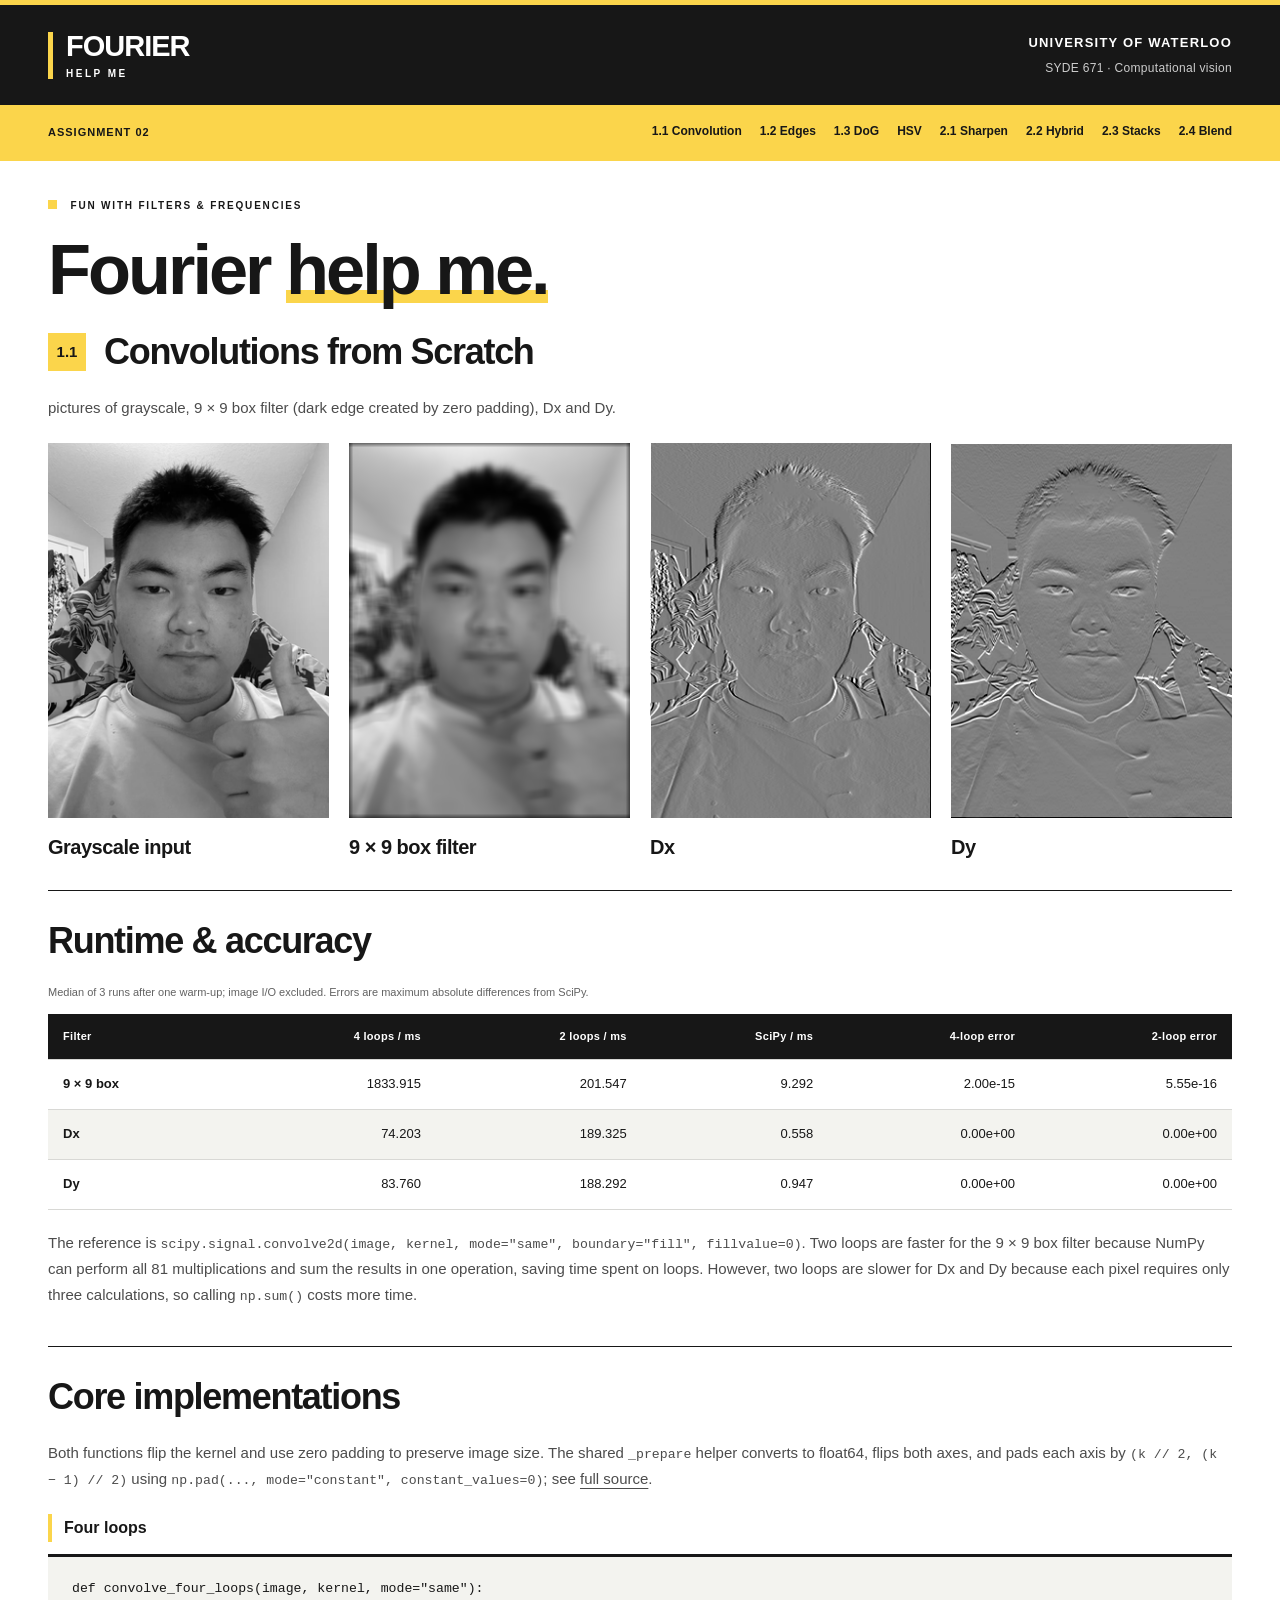
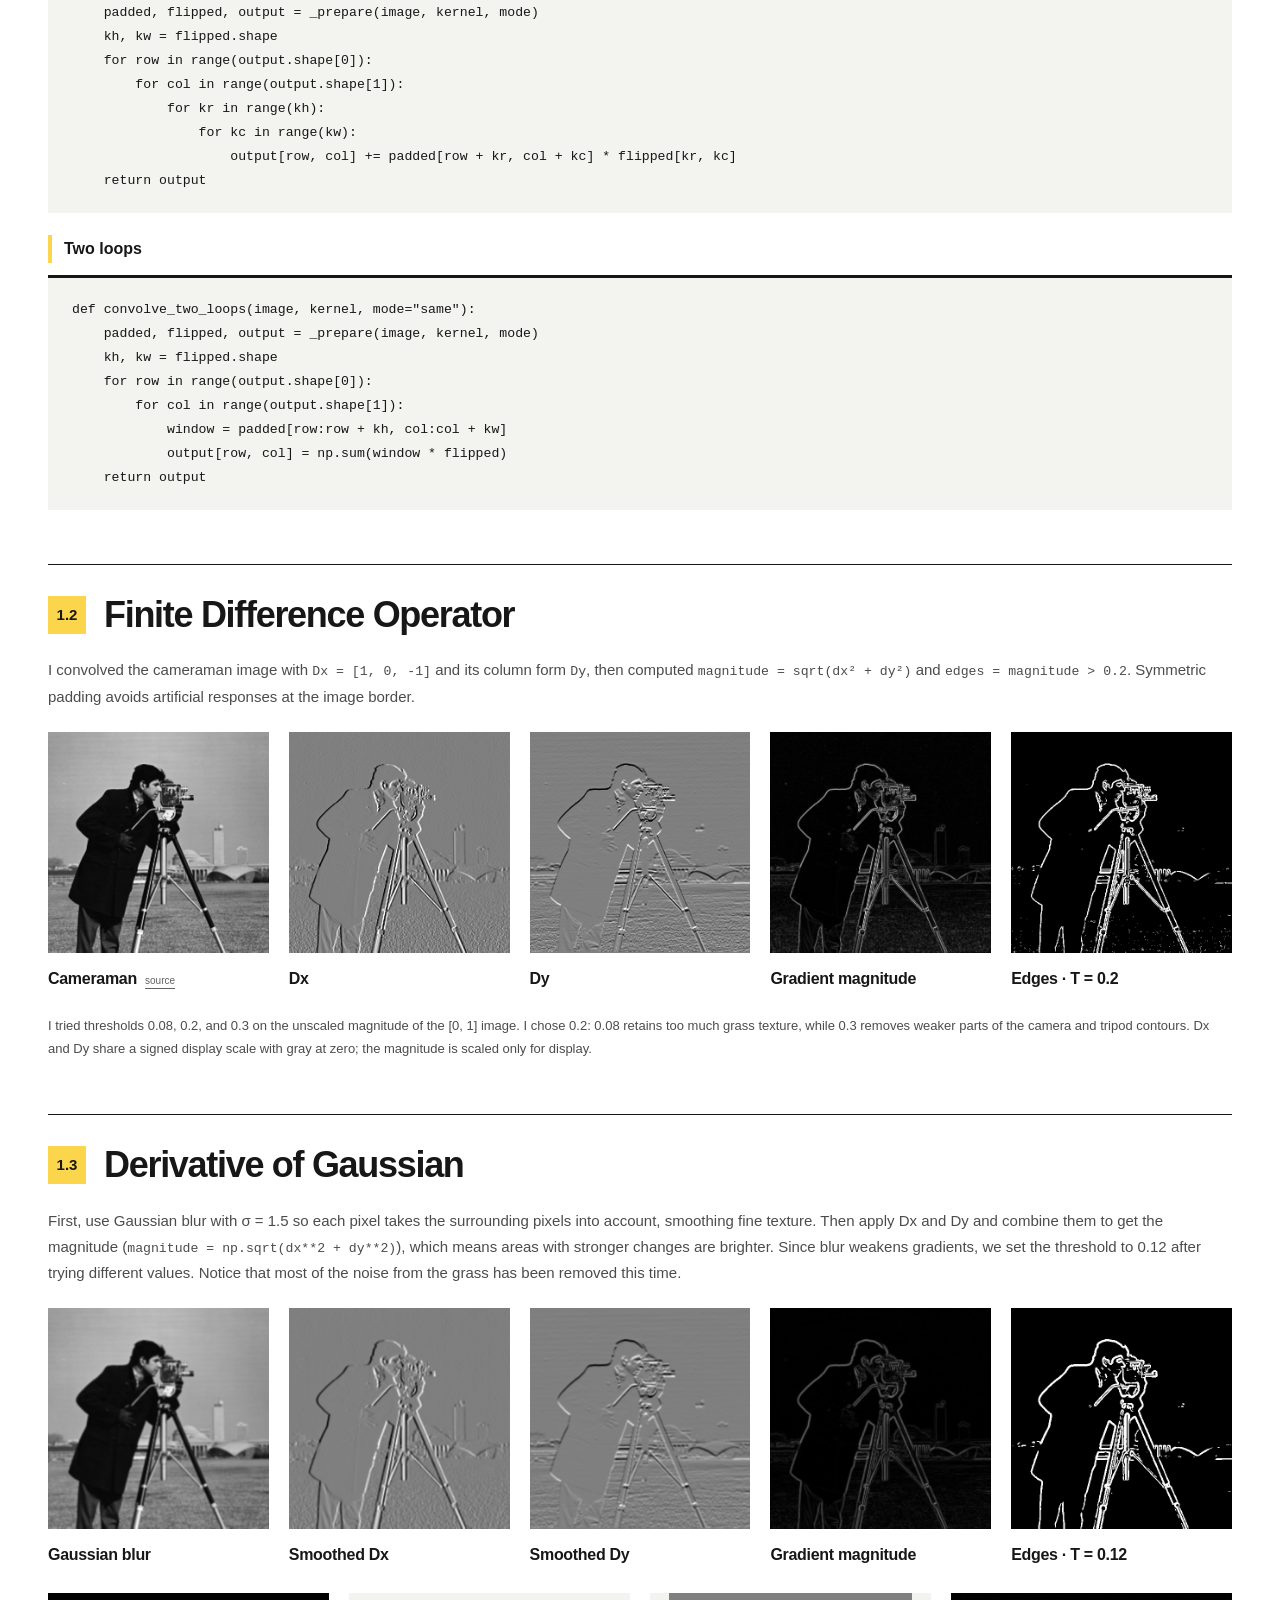
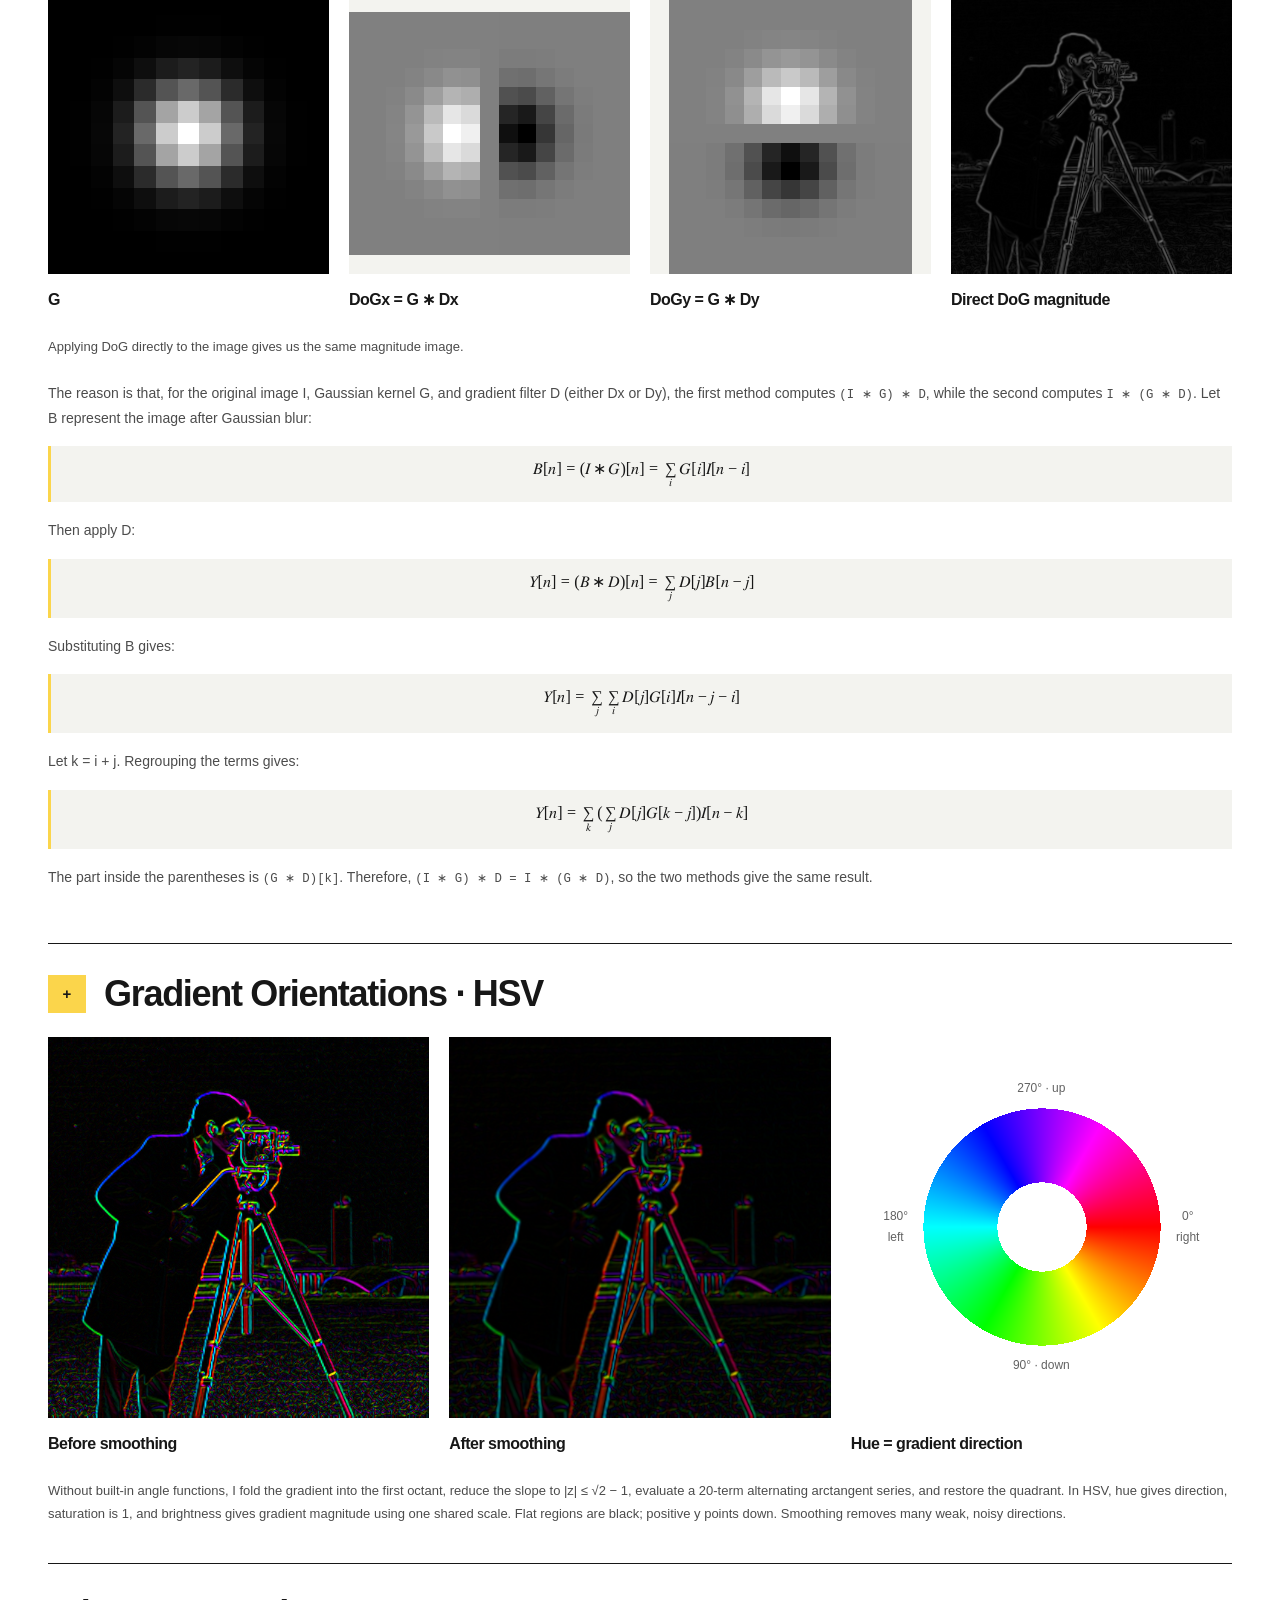
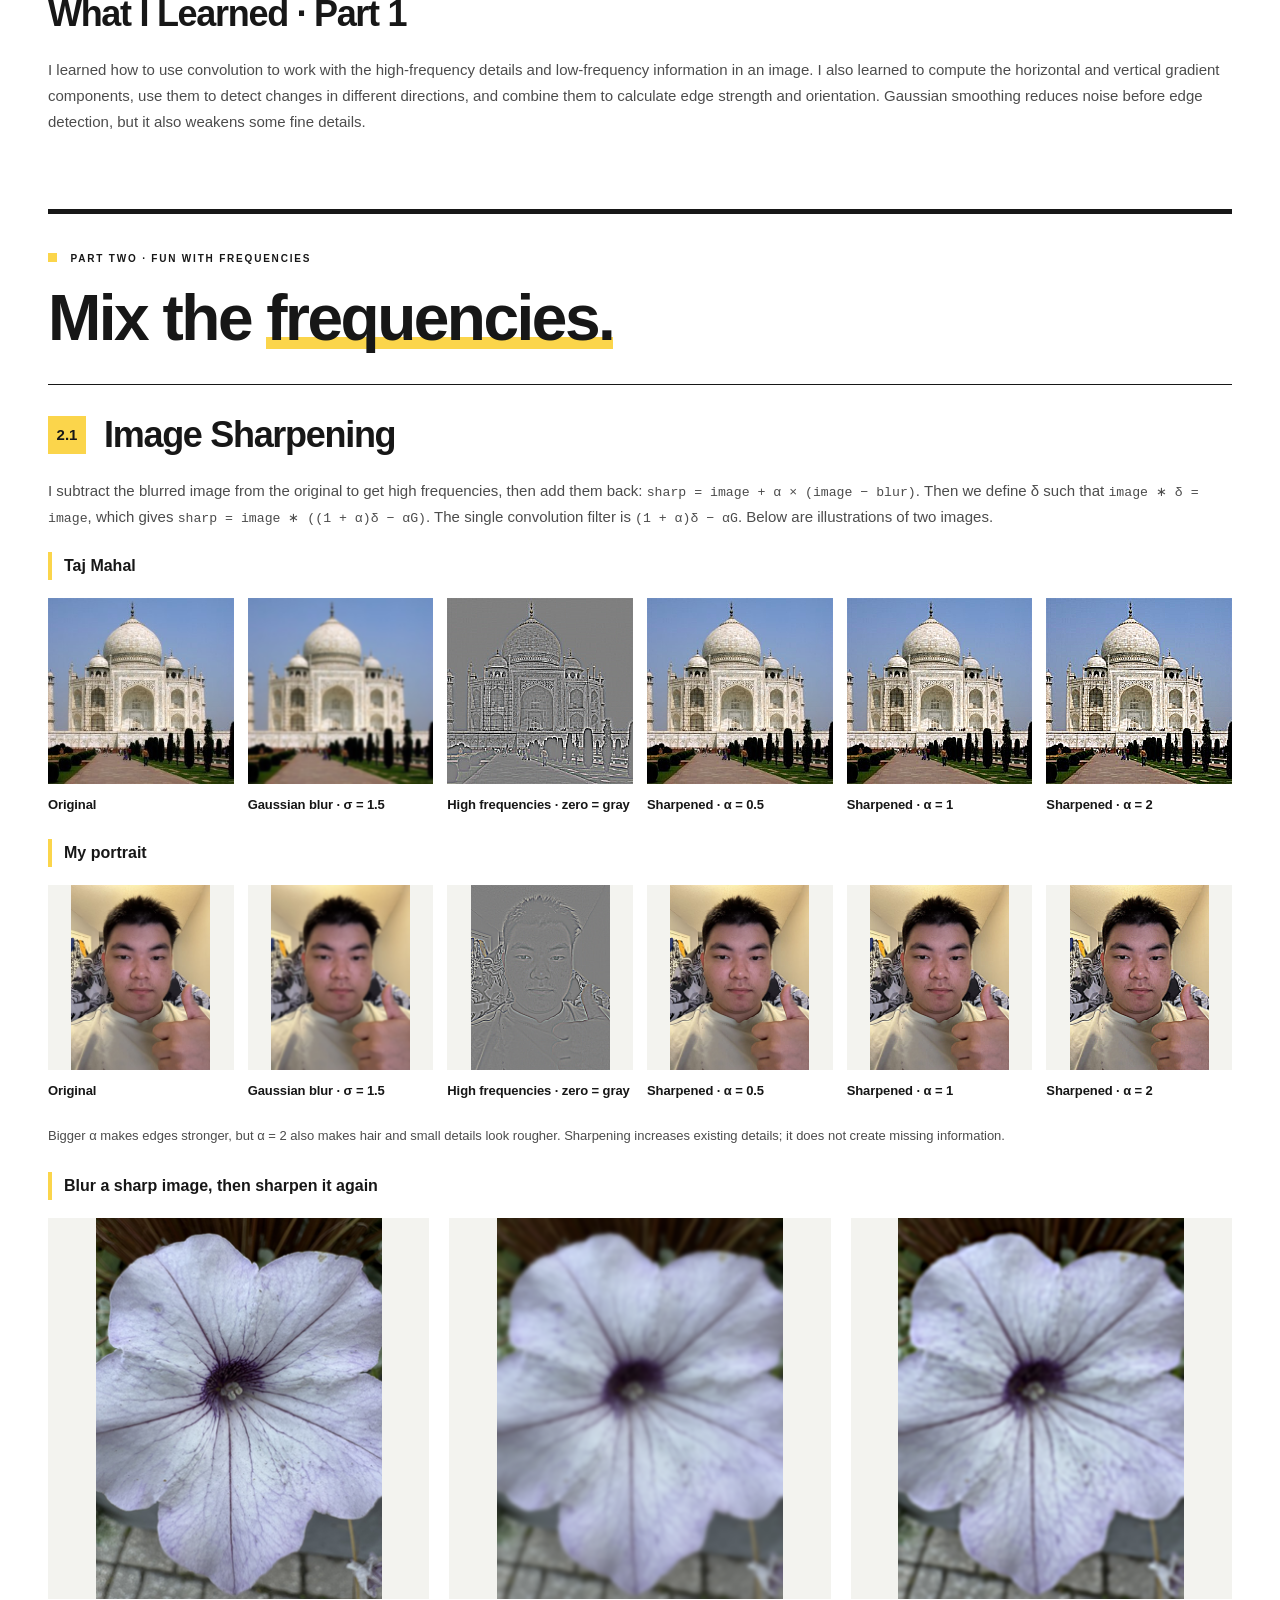
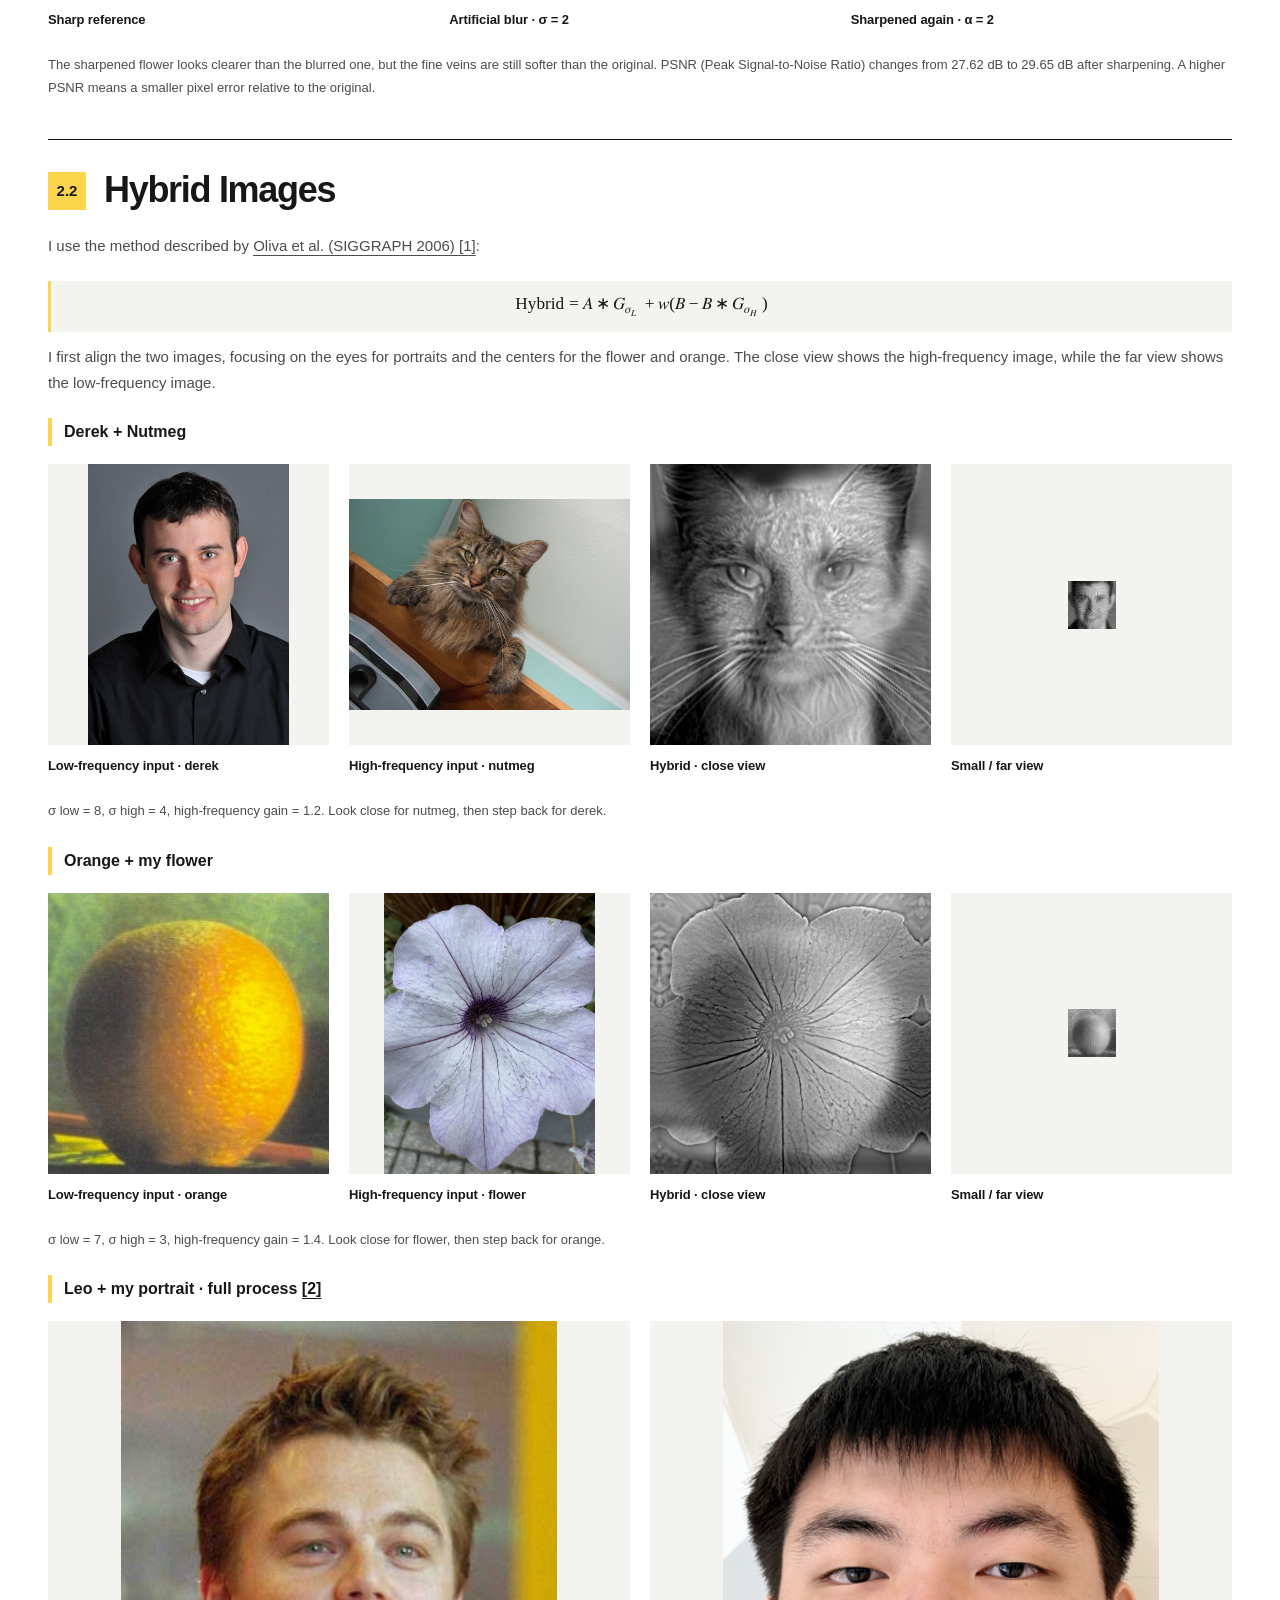
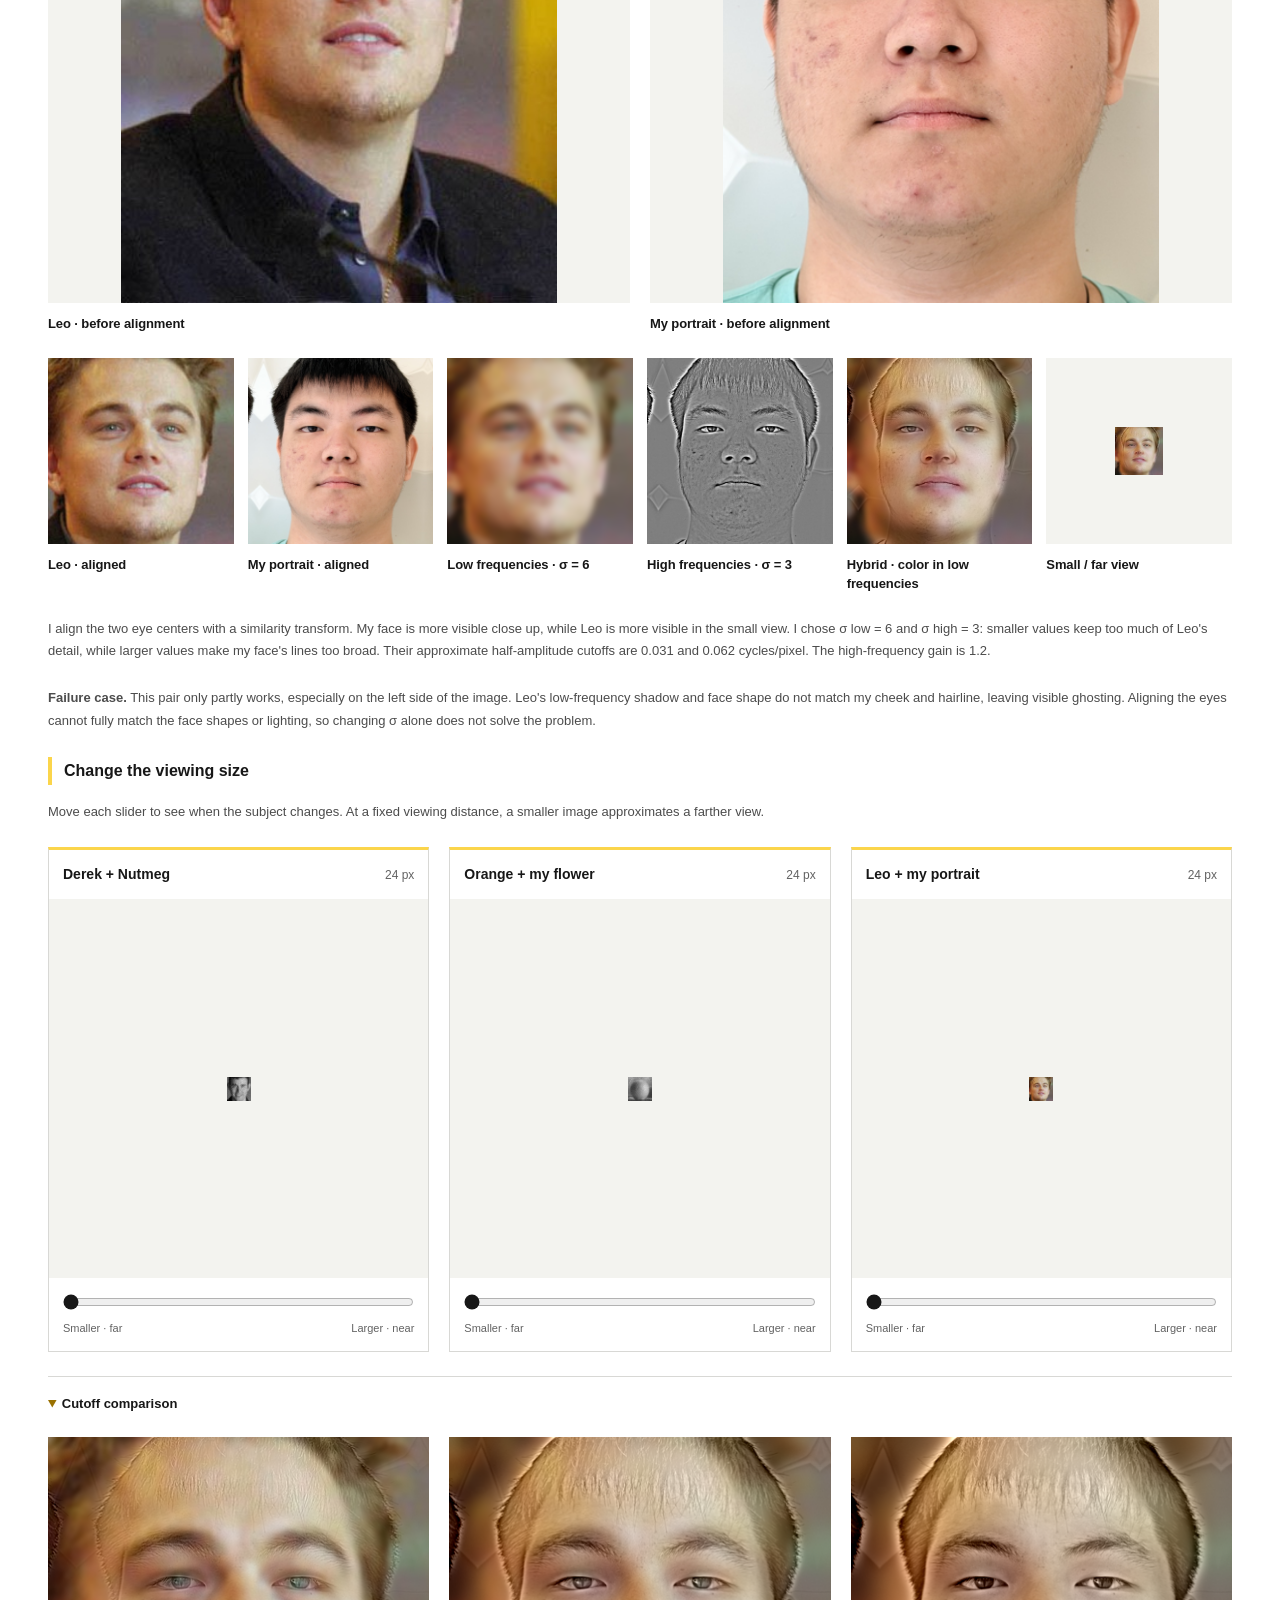
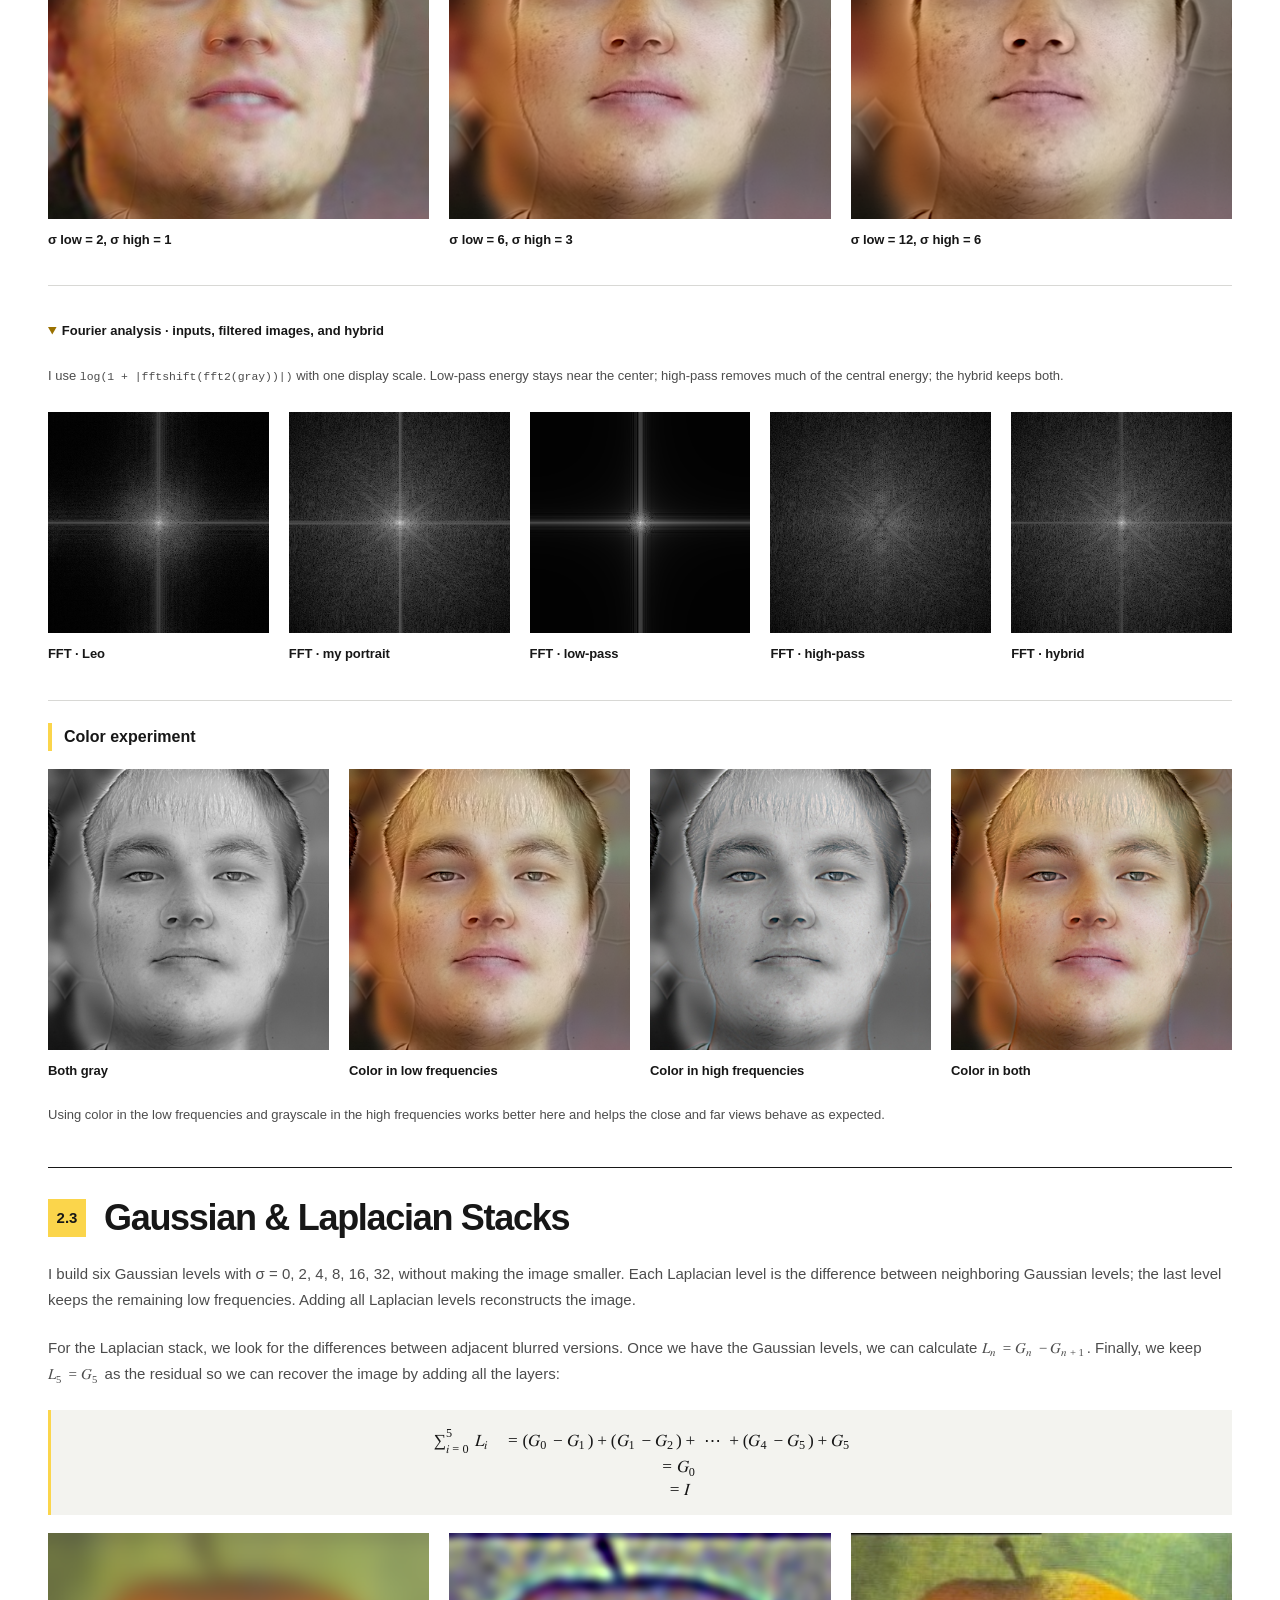
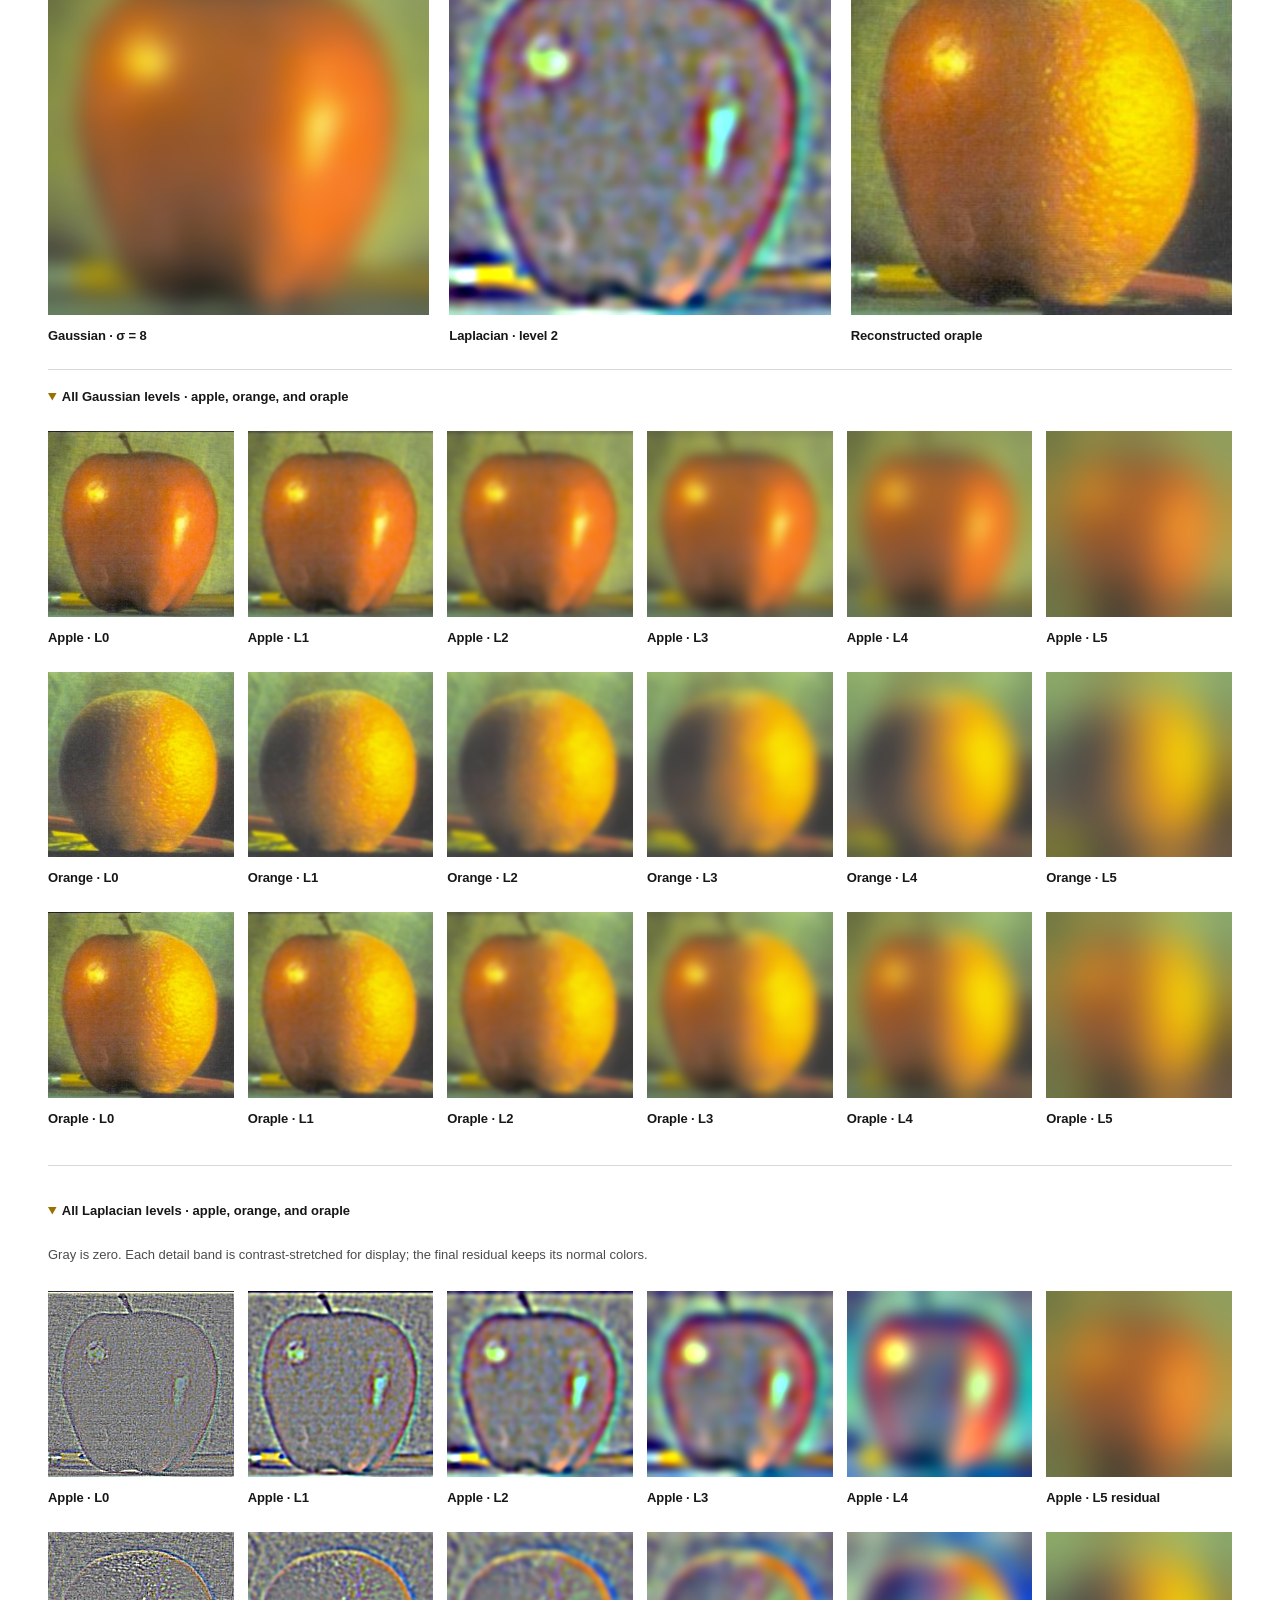
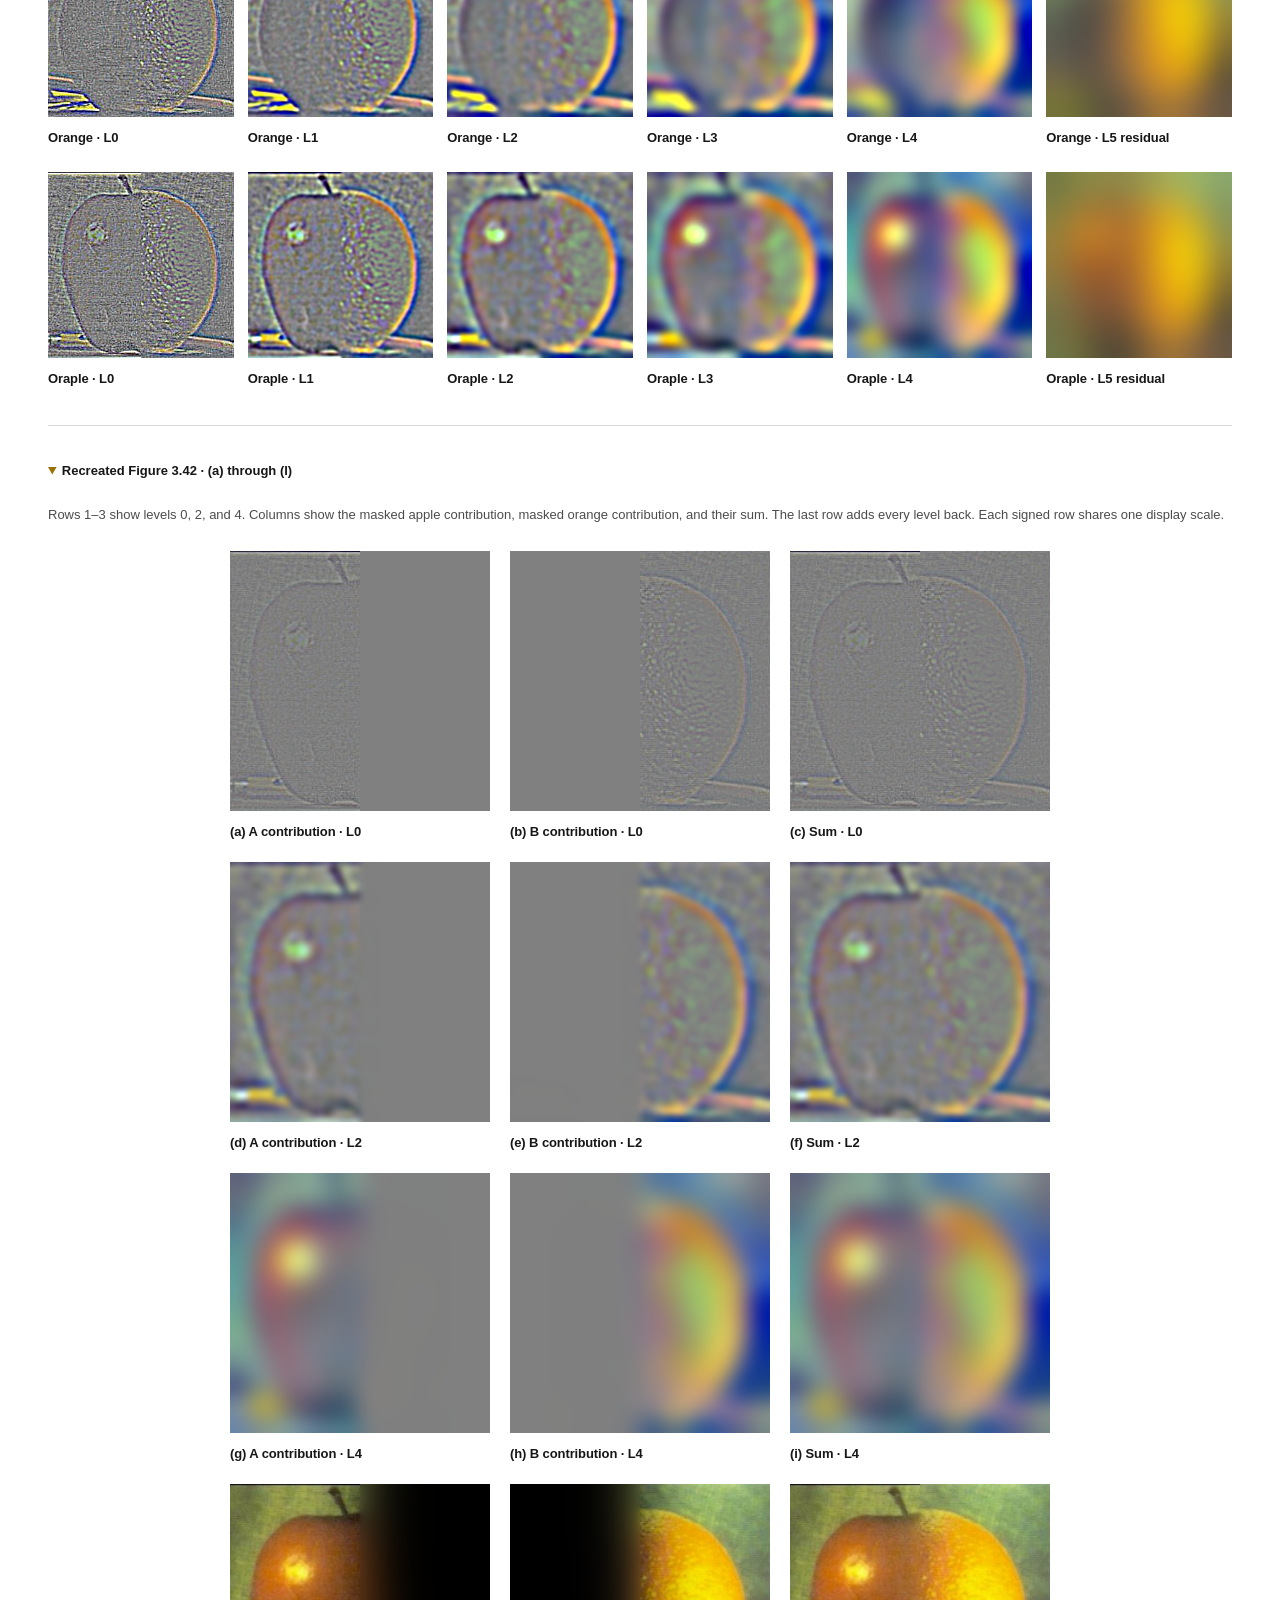
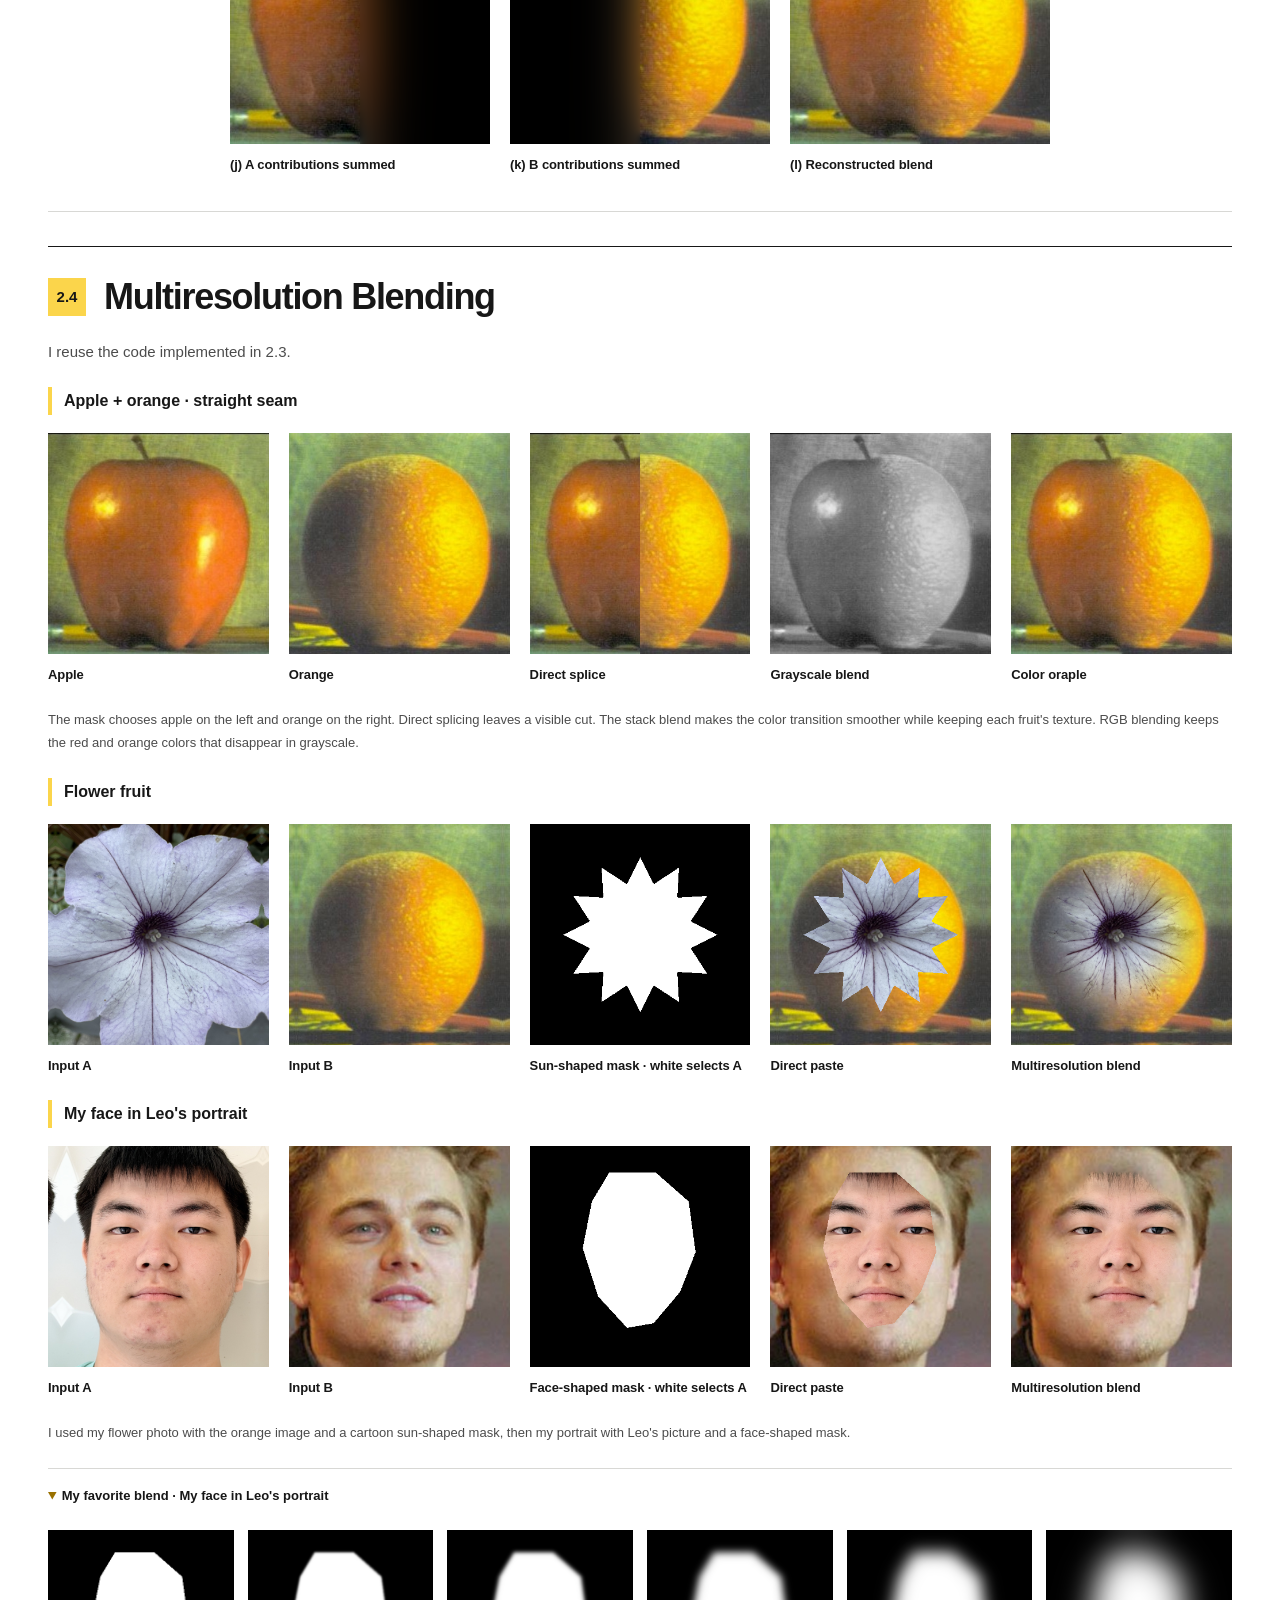
<file: index.html>
<!doctype html>
<html lang="en">
<head>
  <meta charset="utf-8">
  <meta name="viewport" content="width=device-width, initial-scale=1">
  <title>Fourier help me · Filters &amp; Frequencies</title>
  <link rel="stylesheet" href="assets/style.css">
  <script src="assets/hybrid-viewer.js" defer></script>
</head>
<body>
<header><div class="shell masthead"><a class="wordmark" href="#top">FOURIER<span>HELP ME</span></a><div class="course">UNIVERSITY OF WATERLOO<span>SYDE 671 · Computational vision</span></div></div></header>
<nav aria-label="Project sections"><div class="shell nav-inner"><a class="assignment" href="#top">ASSIGNMENT 02</a><div class="nav-links"><a href="#top">1.1 Convolution</a><a href="#part1-2">1.2 Edges</a><a href="#part1-3">1.3 DoG</a><a href="#orientations">HSV</a><a href="#part2-1">2.1 Sharpen</a><a href="#part2-2">2.2 Hybrid</a><a href="#part2-3">2.3 Stacks</a><a href="#part2-4">2.4 Blend</a></div></div></nav>
<main class="shell" id="top">
  <div class="hero"><div class="eyebrow"><i></i> FUN WITH FILTERS &amp; FREQUENCIES</div><h1>Fourier <em>help me.</em></h1></div>
  <section id="results" class="results">
  <div class="section-heading"><span class="number">1.1</span><h2>Convolutions from Scratch</h2></div>
  <p>pictures of grayscale, 9 × 9 box filter (dark edge created by zero padding), Dx and Dy.</p>

  <div class="image-grid">
    <figure><img src="assets/images/part1_1/grayscale.png" alt="Original grayscale portrait" width="288" height="384"><figcaption>Grayscale input</figcaption></figure>
    <figure><img src="assets/images/part1_1/box_two.png" alt="Portrait smoothed with a 9 by 9 box filter" width="288" height="384"><figcaption>9 × 9 box filter</figcaption></figure>
    <figure><img src="assets/images/part1_1/dx_two.png" alt="Signed horizontal derivative of the portrait" width="288" height="384"><figcaption>Dx</figcaption></figure>
    <figure><img src="assets/images/part1_1/dy_two.png" alt="Signed vertical derivative of the portrait" width="288" height="384"><figcaption>Dy</figcaption></figure>
  </div>
  </section>

  <section id="comparison" class="study">
    <div class="section-heading"><h2>Runtime &amp; accuracy</h2></div>
    <div class="table-wrap"><table>
      <caption>Median of 3 runs after one warm-up; image I/O excluded. Errors are maximum absolute differences from SciPy.</caption>
      <thead><tr><th scope="col">Filter</th><th scope="col">4 loops / ms</th><th scope="col">2 loops / ms</th><th scope="col">SciPy / ms</th><th scope="col">4-loop error</th><th scope="col">2-loop error</th></tr></thead>
      <tbody><tr><th scope="row">9 × 9 box</th><td>1833.915</td><td>201.547</td><td>9.292</td><td>2.00e-15</td><td>5.55e-16</td></tr>
<tr><th scope="row">Dx</th><td>74.203</td><td>189.325</td><td>0.558</td><td>0.00e+00</td><td>0.00e+00</td></tr>
<tr><th scope="row">Dy</th><td>83.760</td><td>188.292</td><td>0.947</td><td>0.00e+00</td><td>0.00e+00</td></tr></tbody>
    </table></div>
    <p>The reference is <code>scipy.signal.convolve2d(image, kernel, mode="same", boundary="fill", fillvalue=0)</code>. Two loops are faster for the 9 × 9 box filter because NumPy can perform all 81 multiplications and sum the results in one operation, saving time spent on loops. However, two loops are slower for Dx and Dy because each pixel requires only three calculations, so calling <code>np.sum()</code> costs more time.</p>
  </section>

  <section id="code" class="study">
    <div class="section-heading"><h2>Core implementations</h2></div>
    <p>Both functions flip the kernel and use zero padding to preserve image size. The shared <code>_prepare</code> helper converts to float64, flips both axes, and pads each axis by <code>(k // 2, (k − 1) // 2)</code> using <code>np.pad(..., mode="constant", constant_values=0)</code>; see <a href="convolution.py">full source</a>.</p>
    <h3>Four loops</h3>
    <pre><code>def convolve_four_loops(image, kernel, mode=&quot;same&quot;):
    padded, flipped, output = _prepare(image, kernel, mode)
    kh, kw = flipped.shape
    for row in range(output.shape[0]):
        for col in range(output.shape[1]):
            for kr in range(kh):
                for kc in range(kw):
                    output[row, col] += padded[row + kr, col + kc] * flipped[kr, kc]
    return output</code></pre>
    <h3>Two loops</h3>
    <pre><code>def convolve_two_loops(image, kernel, mode=&quot;same&quot;):
    padded, flipped, output = _prepare(image, kernel, mode)
    kh, kw = flipped.shape
    for row in range(output.shape[0]):
        for col in range(output.shape[1]):
            window = padded[row:row + kh, col:col + kw]
            output[row, col] = np.sum(window * flipped)
    return output</code></pre>
  </section>
  <section id="part1-2" class="study finite-difference">
    <div class="section-heading"><span class="number">1.2</span><h2>Finite Difference Operator</h2></div>
    <p>I convolved the cameraman image with <code>Dx = [1, 0, -1]</code> and its column form <code>Dy</code>, then computed <code>magnitude = sqrt(dx² + dy²)</code> and <code>edges = magnitude &gt; 0.2</code>. Symmetric padding avoids artificial responses at the image border.</p>
    <div class="image-grid edge-grid">
      <figure><img src="assets/images/part1_2/original.png" alt="Original grayscale cameraman image" width="512" height="512" loading="lazy"><figcaption>Cameraman <a class="source-link" href="data/cameraman_source.json">source</a></figcaption></figure>
      <figure><img src="assets/images/part1_2/dx.png" alt="Signed horizontal finite difference of cameraman" width="512" height="512" loading="lazy"><figcaption>Dx</figcaption></figure>
      <figure><img src="assets/images/part1_2/dy.png" alt="Signed vertical finite difference of cameraman" width="512" height="512" loading="lazy"><figcaption>Dy</figcaption></figure>
      <figure><img src="assets/images/part1_2/magnitude.png" alt="Gradient magnitude computed from Dx and Dy" width="512" height="512" loading="lazy"><figcaption>Gradient magnitude</figcaption></figure>
      <figure><img src="assets/images/part1_2/edges.png" alt="Binary cameraman edges with threshold 0.2" width="512" height="512" loading="lazy"><figcaption>Edges · T = 0.2</figcaption></figure>
    </div>
    <p class="threshold-note">I tried thresholds 0.08, 0.2, and 0.3 on the unscaled magnitude of the [0, 1] image. I chose 0.2: 0.08 retains too much grass texture, while 0.3 removes weaker parts of the camera and tripod contours. Dx and Dy share a signed display scale with gray at zero; the magnitude is scaled only for display.</p>
  </section>

  <section id="part1-3" class="study finite-difference">
    <div class="section-heading"><span class="number">1.3</span><h2>Derivative of Gaussian</h2></div>
    <p>First, use Gaussian blur with σ = 1.5 so each pixel takes the surrounding pixels into account, smoothing fine texture. Then apply Dx and Dy and combine them to get the magnitude (<code>magnitude = np.sqrt(dx**2 + dy**2)</code>), which means areas with stronger changes are brighter. Since blur weakens gradients, we set the threshold to 0.12 after trying different values. Notice that most of the noise from the grass has been removed this time.</p>
    <div class="image-grid edge-grid">
      <figure><img src="assets/images/part1_3/blurred.png" alt="Cameraman after Gaussian smoothing" width="512" height="512" loading="lazy"><figcaption>Gaussian blur</figcaption></figure>
      <figure><img src="assets/images/part1_3/dx.png" alt="Horizontal derivative after Gaussian smoothing" width="512" height="512" loading="lazy"><figcaption>Smoothed Dx</figcaption></figure>
      <figure><img src="assets/images/part1_3/dy.png" alt="Vertical derivative after Gaussian smoothing" width="512" height="512" loading="lazy"><figcaption>Smoothed Dy</figcaption></figure>
      <figure><img src="assets/images/part1_3/magnitude.png" alt="Gradient magnitude after Gaussian smoothing" width="512" height="512" loading="lazy"><figcaption>Gradient magnitude</figcaption></figure>
      <figure><img src="assets/images/part1_3/edges.png" alt="Smoothed binary edges at threshold 0.12" width="512" height="512" loading="lazy"><figcaption>Edges · T = 0.12</figcaption></figure>
    </div>
    <div class="image-grid filter-grid">
      <figure><img class="kernel-image" src="assets/images/part1_3/gaussian.png" alt="Two-dimensional Gaussian kernel, bright at its center" loading="lazy"><figcaption>G</figcaption></figure>
      <figure><img class="kernel-image" src="assets/images/part1_3/dog_x.png" alt="Horizontal derivative of Gaussian kernel with positive and negative lobes" loading="lazy"><figcaption>DoGx = G ∗ Dx</figcaption></figure>
      <figure><img class="kernel-image" src="assets/images/part1_3/dog_y.png" alt="Vertical derivative of Gaussian kernel with positive and negative lobes" loading="lazy"><figcaption>DoGy = G ∗ Dy</figcaption></figure>
      <figure><img src="assets/images/part1_3/dog_magnitude.png" alt="Gradient magnitude from directly applying the derivative of Gaussian filters" width="512" height="512" loading="lazy"><figcaption>Direct DoG magnitude</figcaption></figure>
    </div>
    <p class="threshold-note">Applying DoG directly to the image gives us the same magnitude image.</p>
    <div class="math-proof" id="dog-proof">
      <p>The reason is that, for the original image I, Gaussian kernel G, and gradient filter D (either Dx or Dy), the first method computes <code>(I ∗ G) ∗ D</code>, while the second computes <code>I ∗ (G ∗ D)</code>. Let B represent the image after Gaussian blur:</p>
      <div class="math-equation"><math xmlns="http://www.w3.org/1998/Math/MathML" display="block" alttext="B[n] = (I * G)[n] = sum_i G[i] I[n-i]">
        <mrow><mi>B</mi><mo stretchy="false">[</mo><mi>n</mi><mo stretchy="false">]</mo><mo>=</mo><mo stretchy="false">(</mo><mi>I</mi><mo>∗</mo><mi>G</mi><mo stretchy="false">)</mo><mo stretchy="false">[</mo><mi>n</mi><mo stretchy="false">]</mo><mo>=</mo><munder><mo>∑</mo><mi>i</mi></munder><mi>G</mi><mo stretchy="false">[</mo><mi>i</mi><mo stretchy="false">]</mo><mi>I</mi><mo stretchy="false">[</mo><mi>n</mi><mo>−</mo><mi>i</mi><mo stretchy="false">]</mo></mrow>
      </math></div>
      <p>Then apply D:</p>
      <div class="math-equation"><math xmlns="http://www.w3.org/1998/Math/MathML" display="block" alttext="Y[n] = (B * D)[n] = sum_j D[j] B[n-j]">
        <mrow><mi>Y</mi><mo stretchy="false">[</mo><mi>n</mi><mo stretchy="false">]</mo><mo>=</mo><mo stretchy="false">(</mo><mi>B</mi><mo>∗</mo><mi>D</mi><mo stretchy="false">)</mo><mo stretchy="false">[</mo><mi>n</mi><mo stretchy="false">]</mo><mo>=</mo><munder><mo>∑</mo><mi>j</mi></munder><mi>D</mi><mo stretchy="false">[</mo><mi>j</mi><mo stretchy="false">]</mo><mi>B</mi><mo stretchy="false">[</mo><mi>n</mi><mo>−</mo><mi>j</mi><mo stretchy="false">]</mo></mrow>
      </math></div>
      <p>Substituting B gives:</p>
      <div class="math-equation"><math xmlns="http://www.w3.org/1998/Math/MathML" display="block" alttext="Y[n] = sum_j sum_i D[j] G[i] I[n-j-i]">
        <mrow><mi>Y</mi><mo stretchy="false">[</mo><mi>n</mi><mo stretchy="false">]</mo><mo>=</mo><munder><mo>∑</mo><mi>j</mi></munder><munder><mo>∑</mo><mi>i</mi></munder><mi>D</mi><mo stretchy="false">[</mo><mi>j</mi><mo stretchy="false">]</mo><mi>G</mi><mo stretchy="false">[</mo><mi>i</mi><mo stretchy="false">]</mo><mi>I</mi><mo stretchy="false">[</mo><mi>n</mi><mo>−</mo><mi>j</mi><mo>−</mo><mi>i</mi><mo stretchy="false">]</mo></mrow>
      </math></div>
      <p>Let k = i + j. Regrouping the terms gives:</p>
      <div class="math-equation"><math xmlns="http://www.w3.org/1998/Math/MathML" display="block" alttext="Y[n] = sum_k (sum_j D[j] G[k-j]) I[n-k]">
        <mrow><mi>Y</mi><mo stretchy="false">[</mo><mi>n</mi><mo stretchy="false">]</mo><mo>=</mo><munder><mo>∑</mo><mi>k</mi></munder><mo stretchy="true">(</mo><munder><mo>∑</mo><mi>j</mi></munder><mi>D</mi><mo stretchy="false">[</mo><mi>j</mi><mo stretchy="false">]</mo><mi>G</mi><mo stretchy="false">[</mo><mi>k</mi><mo>−</mo><mi>j</mi><mo stretchy="false">]</mo><mo stretchy="true">)</mo><mi>I</mi><mo stretchy="false">[</mo><mi>n</mi><mo>−</mo><mi>k</mi><mo stretchy="false">]</mo></mrow>
      </math></div>
      <p>The part inside the parentheses is <code>(G ∗ D)[k]</code>. Therefore, <code>(I ∗ G) ∗ D = I ∗ (G ∗ D)</code>, so the two methods give the same result.</p>
    </div>
  </section>
  <section id="orientations" class="study finite-difference">
    <div class="section-heading"><span class="number">+</span><h2>Gradient Orientations · HSV</h2></div>
    <div class="image-grid orientation-grid">
      <figure><img src="assets/images/part1_3/orientation_raw.png" alt="HSV gradient directions for the original cameraman image" width="512" height="512" loading="lazy"><figcaption>Before smoothing</figcaption></figure>
      <figure><img src="assets/images/part1_3/orientation_smooth.png" alt="HSV gradient directions after Gaussian smoothing" width="512" height="512" loading="lazy"><figcaption>After smoothing</figcaption></figure>
      <figure class="hue-key"><div class="hue-wheel"><span>270° · up</span><div><span>180°<br>left</span><img src="assets/images/part1_3/hue_wheel.png" alt="Cyclic hue legend for gradient directions in image coordinates" width="256" height="256" loading="lazy"><span>0°<br>right</span></div><span>90° · down</span></div><figcaption>Hue = gradient direction</figcaption></figure>
    </div>
    <p class="threshold-note">Without built-in angle functions, I fold the gradient into the first octant, reduce the slope to |z| ≤ √2 − 1, evaluate a 20-term alternating arctangent series, and restore the quadrant. In HSV, hue gives direction, saturation is 1, and brightness gives gradient magnitude using one shared scale. Flat regions are black; positive y points down. Smoothing removes many weak, noisy directions.</p>
  </section>

  <section id="part1-learning" class="study">
    <div class="section-heading"><h2>What I Learned · Part 1</h2></div>
    <p>I learned how to use convolution to work with the high-frequency details and low-frequency information in an image. I also learned to compute the horizontal and vertical gradient components, use them to detect changes in different directions, and combine them to calculate edge strength and orientation. Gaussian smoothing reduces noise before edge detection, but it also weakens some fine details.</p>
  </section>
  <div class="part-heading" id="part2"><div class="eyebrow"><i></i> PART TWO · FUN WITH FREQUENCIES</div><h2>Mix the <em>frequencies.</em></h2></div>
  <section id="part2-1" class="study">
    <div class="section-heading"><span class="number">2.1</span><h2>Image Sharpening</h2></div>
    <p>I subtract the blurred image from the original to get high frequencies, then add them back: <code>sharp = image + α × (image − blur)</code>. Then we define δ such that <code>image ∗ δ = image</code>, which gives <code>sharp = image ∗ ((1 + α)δ − αG)</code>. The single convolution filter is <code>(1 + α)δ − αG</code>. Below are illustrations of two images.</p>
    <h3>Taj Mahal</h3><div class="image-grid part2-grid cols-6"><figure><img src="assets/images/part2/sharp_taj_original.png" alt="Original" loading="lazy"><figcaption>Original</figcaption></figure><figure><img src="assets/images/part2/sharp_taj_blur.png" alt="Gaussian blur · σ = 1.5" loading="lazy"><figcaption>Gaussian blur · σ = 1.5</figcaption></figure><figure><img src="assets/images/part2/sharp_taj_high.png" alt="High frequencies · zero = gray" loading="lazy"><figcaption>High frequencies · zero = gray</figcaption></figure><figure><img src="assets/images/part2/sharp_taj_0.5.png" alt="Sharpened · α = 0.5" loading="lazy"><figcaption>Sharpened · α = 0.5</figcaption></figure><figure><img src="assets/images/part2/sharp_taj_1.png" alt="Sharpened · α = 1" loading="lazy"><figcaption>Sharpened · α = 1</figcaption></figure><figure><img src="assets/images/part2/sharp_taj_2.png" alt="Sharpened · α = 2" loading="lazy"><figcaption>Sharpened · α = 2</figcaption></figure></div><h3>My portrait</h3><div class="image-grid part2-grid cols-6"><figure><img src="assets/images/part2/sharp_portrait_original.png" alt="Original" loading="lazy"><figcaption>Original</figcaption></figure><figure><img src="assets/images/part2/sharp_portrait_blur.png" alt="Gaussian blur · σ = 1.5" loading="lazy"><figcaption>Gaussian blur · σ = 1.5</figcaption></figure><figure><img src="assets/images/part2/sharp_portrait_high.png" alt="High frequencies · zero = gray" loading="lazy"><figcaption>High frequencies · zero = gray</figcaption></figure><figure><img src="assets/images/part2/sharp_portrait_0.5.png" alt="Sharpened · α = 0.5" loading="lazy"><figcaption>Sharpened · α = 0.5</figcaption></figure><figure><img src="assets/images/part2/sharp_portrait_1.png" alt="Sharpened · α = 1" loading="lazy"><figcaption>Sharpened · α = 1</figcaption></figure><figure><img src="assets/images/part2/sharp_portrait_2.png" alt="Sharpened · α = 2" loading="lazy"><figcaption>Sharpened · α = 2</figcaption></figure></div>
    <p class="experiment-note">Bigger α makes edges stronger, but α = 2 also makes hair and small details look rougher. Sharpening increases existing details; it does not create missing information.</p>
    <h3>Blur a sharp image, then sharpen it again</h3>
    <div class="image-grid part2-grid cols-3"><figure><img src="assets/images/part2/sharp_eval_reference.png" alt="Sharp reference" loading="lazy"><figcaption>Sharp reference</figcaption></figure><figure><img src="assets/images/part2/sharp_eval_blur.png" alt="Artificial blur · σ = 2" loading="lazy"><figcaption>Artificial blur · σ = 2</figcaption></figure><figure><img src="assets/images/part2/sharp_eval_restored.png" alt="Sharpened again · α = 2" loading="lazy"><figcaption>Sharpened again · α = 2</figcaption></figure></div>
    <p class="experiment-note">The sharpened flower looks clearer than the blurred one, but the fine veins are still softer than the original. PSNR (Peak Signal-to-Noise Ratio) changes from 27.62 dB to 29.65 dB after sharpening. A higher PSNR means a smaller pixel error relative to the original.</p>
  </section>

  <section id="part2-2" class="study">
    <div class="section-heading"><span class="number">2.2</span><h2>Hybrid Images</h2></div>
    <p>I use the method described by <a href="#ref-oliva-2006">Oliva et al. (SIGGRAPH 2006) [1]</a>:</p>
    <div class="math-equation"><math xmlns="http://www.w3.org/1998/Math/MathML" display="block" alttext="Hybrid = A * G_sigma_L + w (B - B * G_sigma_H)">
      <mrow><mtext>Hybrid</mtext><mo>=</mo><mi>A</mi><mo>∗</mo><msub><mi>G</mi><msub><mi>σ</mi><mi>L</mi></msub></msub><mo>+</mo><mi>w</mi><mo stretchy="false">(</mo><mi>B</mi><mo>−</mo><mi>B</mi><mo>∗</mo><msub><mi>G</mi><msub><mi>σ</mi><mi>H</mi></msub></msub><mo stretchy="false">)</mo></mrow>
    </math></div>
    <p>I first align the two images, focusing on the eyes for portraits and the centers for the flower and orange. The close view shows the high-frequency image, while the far view shows the low-frequency image.</p>
    <h3>Derek + Nutmeg</h3><div class="image-grid part2-grid cols-4"><figure><img src="assets/images/part2/hybrid_derek_a.png" alt="Low-frequency input · derek" loading="lazy"><figcaption>Low-frequency input · derek</figcaption></figure><figure><img src="assets/images/part2/hybrid_derek_b.png" alt="High-frequency input · nutmeg" loading="lazy"><figcaption>High-frequency input · nutmeg</figcaption></figure><figure><img src="assets/images/part2/hybrid_derek.png" alt="Hybrid · close view" loading="lazy"><figcaption>Hybrid · close view</figcaption></figure><figure><div class="small-preview"><img src="assets/images/part2/hybrid_derek_far.png" alt="Small / far view" loading="lazy"></div><figcaption>Small / far view</figcaption></figure></div><p class="experiment-note">σ low = 8, σ high = 4, high-frequency gain = 1.2. Look close for nutmeg, then step back for derek.</p><h3>Orange + my flower</h3><div class="image-grid part2-grid cols-4"><figure><img src="assets/images/part2/hybrid_flower_a.png" alt="Low-frequency input · orange" loading="lazy"><figcaption>Low-frequency input · orange</figcaption></figure><figure><img src="assets/images/part2/hybrid_flower_b.png" alt="High-frequency input · flower" loading="lazy"><figcaption>High-frequency input · flower</figcaption></figure><figure><img src="assets/images/part2/hybrid_flower.png" alt="Hybrid · close view" loading="lazy"><figcaption>Hybrid · close view</figcaption></figure><figure><div class="small-preview"><img src="assets/images/part2/hybrid_flower_far.png" alt="Small / far view" loading="lazy"></div><figcaption>Small / far view</figcaption></figure></div><p class="experiment-note">σ low = 7, σ high = 3, high-frequency gain = 1.4. Look close for flower, then step back for orange.</p>
    <h3>Leo + my portrait · full process <a href="#ref-leo-photo">[2]</a></h3>
    <div class="image-grid part2-grid cols-2"><figure><img src="assets/images/part2/hybrid_favorite_raw_leo.png" alt="Leo · before alignment" loading="lazy"><figcaption>Leo · before alignment</figcaption></figure><figure><img src="assets/images/part2/hybrid_favorite_raw_ke.png" alt="My portrait · before alignment" loading="lazy"><figcaption>My portrait · before alignment</figcaption></figure></div>
    <div class="image-grid part2-grid cols-6"><figure><img src="assets/images/part2/hybrid_favorite_aligned_leo.png" alt="Leo · aligned" loading="lazy"><figcaption>Leo · aligned</figcaption></figure><figure><img src="assets/images/part2/hybrid_favorite_aligned_ke.png" alt="My portrait · aligned" loading="lazy"><figcaption>My portrait · aligned</figcaption></figure><figure><img src="assets/images/part2/hybrid_favorite_low.png" alt="Low frequencies · σ = 6" loading="lazy"><figcaption>Low frequencies · σ = 6</figcaption></figure><figure><img src="assets/images/part2/hybrid_favorite_high.png" alt="High frequencies · σ = 3" loading="lazy"><figcaption>High frequencies · σ = 3</figcaption></figure><figure><img src="assets/images/part2/hybrid_favorite.png" alt="Hybrid · color in low frequencies" loading="lazy"><figcaption>Hybrid · color in low frequencies</figcaption></figure><figure><div class="small-preview"><img src="assets/images/part2/hybrid_favorite_far.png" alt="Small / far view" loading="lazy"></div><figcaption>Small / far view</figcaption></figure></div>
    <p class="experiment-note">I align the two eye centers with a similarity transform. My face is more visible close up, while Leo is more visible in the small view. I chose σ low = 6 and σ high = 3: smaller values keep too much of Leo's detail, while larger values make my face's lines too broad. Their approximate half-amplitude cutoffs are 0.031 and 0.062 cycles/pixel. The high-frequency gain is 1.2.</p>
    <p class="experiment-note" id="hybrid-failure"><strong>Failure case.</strong> This pair only partly works, especially on the left side of the image. Leo's low-frequency shadow and face shape do not match my cheek and hairline, leaving visible ghosting. Aligning the eyes cannot fully match the face shapes or lighting, so changing σ alone does not solve the problem.</p>
    <h3 id="hybrid-size">Change the viewing size</h3>
    <p class="experiment-note" id="hybrid-size-help">Move each slider to see when the subject changes. At a fixed viewing distance, a smaller image approximates a farther view.</p>
    <div class="hybrid-viewers">
      <figure class="hybrid-viewer" data-hybrid-viewer>
        <figcaption><span>Derek + Nutmeg</span><output for="hybrid-derek-size">256 px</output></figcaption>
        <div class="hybrid-stage"><img src="assets/images/part2/hybrid_derek.png" alt="Derek and Nutmeg hybrid at an adjustable viewing size" width="384" height="384" loading="lazy"></div>
        <div class="hybrid-size-control"><input id="hybrid-derek-size" type="range" min="24" max="384" step="1" value="256" aria-label="Image size for Derek and Nutmeg" aria-describedby="hybrid-size-help"><div class="hybrid-size-labels"><span>Smaller · far</span><span>Larger · near</span></div></div>
      </figure>
      <figure class="hybrid-viewer" data-hybrid-viewer>
        <figcaption><span>Orange + my flower</span><output for="hybrid-flower-size">256 px</output></figcaption>
        <div class="hybrid-stage"><img src="assets/images/part2/hybrid_flower.png" alt="Orange and flower hybrid at an adjustable viewing size" width="384" height="384" loading="lazy"></div>
        <div class="hybrid-size-control"><input id="hybrid-flower-size" type="range" min="24" max="384" step="1" value="256" aria-label="Image size for orange and flower" aria-describedby="hybrid-size-help"><div class="hybrid-size-labels"><span>Smaller · far</span><span>Larger · near</span></div></div>
      </figure>
      <figure class="hybrid-viewer" data-hybrid-viewer>
        <figcaption><span>Leo + my portrait</span><output for="hybrid-portrait-size">256 px</output></figcaption>
        <div class="hybrid-stage"><img src="assets/images/part2/hybrid_favorite.png" alt="Leo and my portrait hybrid at an adjustable viewing size" width="384" height="384" loading="lazy"></div>
        <div class="hybrid-size-control"><input id="hybrid-portrait-size" type="range" min="24" max="384" step="1" value="256" aria-label="Image size for Leo and my portrait" aria-describedby="hybrid-size-help"><div class="hybrid-size-labels"><span>Smaller · far</span><span>Larger · near</span></div></div>
      </figure>
    </div>
    <details open><summary>Cutoff comparison</summary><div class="image-grid part2-grid cols-3"><figure><img src="assets/images/part2/hybrid_trial_2_1.png" alt="σ low = 2, σ high = 1" loading="lazy"><figcaption>σ low = 2, σ high = 1</figcaption></figure><figure><img src="assets/images/part2/hybrid_trial_6_3.png" alt="σ low = 6, σ high = 3" loading="lazy"><figcaption>σ low = 6, σ high = 3</figcaption></figure><figure><img src="assets/images/part2/hybrid_trial_12_6.png" alt="σ low = 12, σ high = 6" loading="lazy"><figcaption>σ low = 12, σ high = 6</figcaption></figure></div></details>
    <details open><summary>Fourier analysis · inputs, filtered images, and hybrid</summary>
      <p class="experiment-note">I use <code>log(1 + |fftshift(fft2(gray))|)</code> with one display scale. Low-pass energy stays near the center; high-pass removes much of the central energy; the hybrid keeps both.</p>
      <div class="image-grid part2-grid cols-5"><figure><img src="assets/images/part2/fft_input_leo.png" alt="FFT · Leo" loading="lazy"><figcaption>FFT · Leo</figcaption></figure><figure><img src="assets/images/part2/fft_input_ke.png" alt="FFT · my portrait" loading="lazy"><figcaption>FFT · my portrait</figcaption></figure><figure><img src="assets/images/part2/fft_low.png" alt="FFT · low-pass" loading="lazy"><figcaption>FFT · low-pass</figcaption></figure><figure><img src="assets/images/part2/fft_high.png" alt="FFT · high-pass" loading="lazy"><figcaption>FFT · high-pass</figcaption></figure><figure><img src="assets/images/part2/fft_hybrid.png" alt="FFT · hybrid" loading="lazy"><figcaption>FFT · hybrid</figcaption></figure></div>
    </details>
    <h3>Color experiment</h3>
    <div class="image-grid part2-grid cols-4"><figure><img src="assets/images/part2/hybrid_color_gray.png" alt="Both gray" loading="lazy"><figcaption>Both gray</figcaption></figure><figure><img src="assets/images/part2/hybrid_color_low.png" alt="Color in low frequencies" loading="lazy"><figcaption>Color in low frequencies</figcaption></figure><figure><img src="assets/images/part2/hybrid_color_high.png" alt="Color in high frequencies" loading="lazy"><figcaption>Color in high frequencies</figcaption></figure><figure><img src="assets/images/part2/hybrid_color_both.png" alt="Color in both" loading="lazy"><figcaption>Color in both</figcaption></figure></div>
    <p class="experiment-note">Using color in the low frequencies and grayscale in the high frequencies works better here and helps the close and far views behave as expected.</p>
  </section>

  <section id="part2-3" class="study">
    <div class="section-heading"><span class="number">2.3</span><h2>Gaussian &amp; Laplacian Stacks</h2></div>
    <p>I build six Gaussian levels with σ = 0, 2, 4, 8, 16, 32, without making the image smaller. Each Laplacian level is the difference between neighboring Gaussian levels; the last level keeps the remaining low frequencies. Adding all Laplacian levels reconstructs the image.</p>
    <p>For the Laplacian stack, we look for the differences between adjacent blurred versions. Once we have the Gaussian levels, we can calculate <math xmlns="http://www.w3.org/1998/Math/MathML" alttext="L_n = G_n - G_(n+1)"><mrow><msub><mi>L</mi><mi>n</mi></msub><mo>=</mo><msub><mi>G</mi><mi>n</mi></msub><mo>−</mo><msub><mi>G</mi><mrow><mi>n</mi><mo>+</mo><mn>1</mn></mrow></msub></mrow></math>. Finally, we keep <math xmlns="http://www.w3.org/1998/Math/MathML" alttext="L_5 = G_5"><mrow><msub><mi>L</mi><mn>5</mn></msub><mo>=</mo><msub><mi>G</mi><mn>5</mn></msub></mrow></math> as the residual so we can recover the image by adding all the layers:</p>
    <div class="math-equation"><math xmlns="http://www.w3.org/1998/Math/MathML" display="block" alttext="sum_(i=0)^5 L_i = (G_0 - G_1) + (G_1 - G_2) + ... + (G_4 - G_5) + G_5 = G_0 = I">
      <mtable columnalign="right left" columnspacing="0.4em" rowspacing="0.35em">
        <mtr><mtd><mrow><munderover><mo>∑</mo><mrow><mi>i</mi><mo>=</mo><mn>0</mn></mrow><mn>5</mn></munderover><msub><mi>L</mi><mi>i</mi></msub></mrow></mtd><mtd><mrow><mo>=</mo><mo stretchy="false">(</mo><msub><mi>G</mi><mn>0</mn></msub><mo>−</mo><msub><mi>G</mi><mn>1</mn></msub><mo stretchy="false">)</mo><mo>+</mo><mo stretchy="false">(</mo><msub><mi>G</mi><mn>1</mn></msub><mo>−</mo><msub><mi>G</mi><mn>2</mn></msub><mo stretchy="false">)</mo><mo>+</mo><mo>⋯</mo><mo>+</mo><mo stretchy="false">(</mo><msub><mi>G</mi><mn>4</mn></msub><mo>−</mo><msub><mi>G</mi><mn>5</mn></msub><mo stretchy="false">)</mo><mo>+</mo><msub><mi>G</mi><mn>5</mn></msub></mrow></mtd></mtr>
        <mtr><mtd></mtd><mtd><mrow><mo>=</mo><msub><mi>G</mi><mn>0</mn></msub></mrow></mtd></mtr>
        <mtr><mtd></mtd><mtd><mrow><mo>=</mo><mi>I</mi></mrow></mtd></mtr>
      </mtable>
    </math></div>
    <div class="image-grid part2-grid cols-3">
      <figure><img src="assets/images/part2/stack_apple_g_3.png" alt="Apple Gaussian stack at sigma 8" loading="lazy"><figcaption>Gaussian · σ = 8</figcaption></figure>
      <figure><img src="assets/images/part2/stack_apple_l_2.png" alt="Apple Laplacian band at level 2" loading="lazy"><figcaption>Laplacian · level 2</figcaption></figure>
      <figure><img src="assets/images/part2/oraple_color.png" alt="Reconstructed color oraple from blended Laplacian bands" loading="lazy"><figcaption>Reconstructed oraple</figcaption></figure>
    </div>
    <details open><summary>All Gaussian levels · apple, orange, and oraple</summary><div class="image-grid part2-grid cols-6"><figure><img src="assets/images/part2/stack_apple_g_0.png" alt="Apple · L0" loading="lazy"><figcaption>Apple · L0</figcaption></figure><figure><img src="assets/images/part2/stack_apple_g_1.png" alt="Apple · L1" loading="lazy"><figcaption>Apple · L1</figcaption></figure><figure><img src="assets/images/part2/stack_apple_g_2.png" alt="Apple · L2" loading="lazy"><figcaption>Apple · L2</figcaption></figure><figure><img src="assets/images/part2/stack_apple_g_3.png" alt="Apple · L3" loading="lazy"><figcaption>Apple · L3</figcaption></figure><figure><img src="assets/images/part2/stack_apple_g_4.png" alt="Apple · L4" loading="lazy"><figcaption>Apple · L4</figcaption></figure><figure><img src="assets/images/part2/stack_apple_g_5.png" alt="Apple · L5" loading="lazy"><figcaption>Apple · L5</figcaption></figure></div><div class="image-grid part2-grid cols-6"><figure><img src="assets/images/part2/stack_orange_g_0.png" alt="Orange · L0" loading="lazy"><figcaption>Orange · L0</figcaption></figure><figure><img src="assets/images/part2/stack_orange_g_1.png" alt="Orange · L1" loading="lazy"><figcaption>Orange · L1</figcaption></figure><figure><img src="assets/images/part2/stack_orange_g_2.png" alt="Orange · L2" loading="lazy"><figcaption>Orange · L2</figcaption></figure><figure><img src="assets/images/part2/stack_orange_g_3.png" alt="Orange · L3" loading="lazy"><figcaption>Orange · L3</figcaption></figure><figure><img src="assets/images/part2/stack_orange_g_4.png" alt="Orange · L4" loading="lazy"><figcaption>Orange · L4</figcaption></figure><figure><img src="assets/images/part2/stack_orange_g_5.png" alt="Orange · L5" loading="lazy"><figcaption>Orange · L5</figcaption></figure></div><div class="image-grid part2-grid cols-6"><figure><img src="assets/images/part2/stack_oraple_g_0.png" alt="Oraple · L0" loading="lazy"><figcaption>Oraple · L0</figcaption></figure><figure><img src="assets/images/part2/stack_oraple_g_1.png" alt="Oraple · L1" loading="lazy"><figcaption>Oraple · L1</figcaption></figure><figure><img src="assets/images/part2/stack_oraple_g_2.png" alt="Oraple · L2" loading="lazy"><figcaption>Oraple · L2</figcaption></figure><figure><img src="assets/images/part2/stack_oraple_g_3.png" alt="Oraple · L3" loading="lazy"><figcaption>Oraple · L3</figcaption></figure><figure><img src="assets/images/part2/stack_oraple_g_4.png" alt="Oraple · L4" loading="lazy"><figcaption>Oraple · L4</figcaption></figure><figure><img src="assets/images/part2/stack_oraple_g_5.png" alt="Oraple · L5" loading="lazy"><figcaption>Oraple · L5</figcaption></figure></div></details>
    <details open><summary>All Laplacian levels · apple, orange, and oraple</summary>
      <p class="experiment-note">Gray is zero. Each detail band is contrast-stretched for display; the final residual keeps its normal colors.</p><div class="image-grid part2-grid cols-6"><figure><img src="assets/images/part2/stack_apple_l_0.png" alt="Apple · L0" loading="lazy"><figcaption>Apple · L0</figcaption></figure><figure><img src="assets/images/part2/stack_apple_l_1.png" alt="Apple · L1" loading="lazy"><figcaption>Apple · L1</figcaption></figure><figure><img src="assets/images/part2/stack_apple_l_2.png" alt="Apple · L2" loading="lazy"><figcaption>Apple · L2</figcaption></figure><figure><img src="assets/images/part2/stack_apple_l_3.png" alt="Apple · L3" loading="lazy"><figcaption>Apple · L3</figcaption></figure><figure><img src="assets/images/part2/stack_apple_l_4.png" alt="Apple · L4" loading="lazy"><figcaption>Apple · L4</figcaption></figure><figure><img src="assets/images/part2/stack_apple_l_5.png" alt="Apple · L5 residual" loading="lazy"><figcaption>Apple · L5 residual</figcaption></figure></div><div class="image-grid part2-grid cols-6"><figure><img src="assets/images/part2/stack_orange_l_0.png" alt="Orange · L0" loading="lazy"><figcaption>Orange · L0</figcaption></figure><figure><img src="assets/images/part2/stack_orange_l_1.png" alt="Orange · L1" loading="lazy"><figcaption>Orange · L1</figcaption></figure><figure><img src="assets/images/part2/stack_orange_l_2.png" alt="Orange · L2" loading="lazy"><figcaption>Orange · L2</figcaption></figure><figure><img src="assets/images/part2/stack_orange_l_3.png" alt="Orange · L3" loading="lazy"><figcaption>Orange · L3</figcaption></figure><figure><img src="assets/images/part2/stack_orange_l_4.png" alt="Orange · L4" loading="lazy"><figcaption>Orange · L4</figcaption></figure><figure><img src="assets/images/part2/stack_orange_l_5.png" alt="Orange · L5 residual" loading="lazy"><figcaption>Orange · L5 residual</figcaption></figure></div><div class="image-grid part2-grid cols-6"><figure><img src="assets/images/part2/stack_oraple_l_0.png" alt="Oraple · L0" loading="lazy"><figcaption>Oraple · L0</figcaption></figure><figure><img src="assets/images/part2/stack_oraple_l_1.png" alt="Oraple · L1" loading="lazy"><figcaption>Oraple · L1</figcaption></figure><figure><img src="assets/images/part2/stack_oraple_l_2.png" alt="Oraple · L2" loading="lazy"><figcaption>Oraple · L2</figcaption></figure><figure><img src="assets/images/part2/stack_oraple_l_3.png" alt="Oraple · L3" loading="lazy"><figcaption>Oraple · L3</figcaption></figure><figure><img src="assets/images/part2/stack_oraple_l_4.png" alt="Oraple · L4" loading="lazy"><figcaption>Oraple · L4</figcaption></figure><figure><img src="assets/images/part2/stack_oraple_l_5.png" alt="Oraple · L5 residual" loading="lazy"><figcaption>Oraple · L5 residual</figcaption></figure></div>
    </details>
    <details class="figure342" open><summary>Recreated Figure 3.42 · (a) through (l)</summary>
      <p class="experiment-note">Rows 1–3 show levels 0, 2, and 4. Columns show the masked apple contribution, masked orange contribution, and their sum. The last row adds every level back. Each signed row shares one display scale.</p><div class="image-grid part2-grid cols-3"><figure><img src="assets/images/part2/fig342_a.png" alt="(a) A contribution · L0" loading="lazy"><figcaption>(a) A contribution · L0</figcaption></figure><figure><img src="assets/images/part2/fig342_b.png" alt="(b) B contribution · L0" loading="lazy"><figcaption>(b) B contribution · L0</figcaption></figure><figure><img src="assets/images/part2/fig342_c.png" alt="(c) Sum · L0" loading="lazy"><figcaption>(c) Sum · L0</figcaption></figure><figure><img src="assets/images/part2/fig342_d.png" alt="(d) A contribution · L2" loading="lazy"><figcaption>(d) A contribution · L2</figcaption></figure><figure><img src="assets/images/part2/fig342_e.png" alt="(e) B contribution · L2" loading="lazy"><figcaption>(e) B contribution · L2</figcaption></figure><figure><img src="assets/images/part2/fig342_f.png" alt="(f) Sum · L2" loading="lazy"><figcaption>(f) Sum · L2</figcaption></figure><figure><img src="assets/images/part2/fig342_g.png" alt="(g) A contribution · L4" loading="lazy"><figcaption>(g) A contribution · L4</figcaption></figure><figure><img src="assets/images/part2/fig342_h.png" alt="(h) B contribution · L4" loading="lazy"><figcaption>(h) B contribution · L4</figcaption></figure><figure><img src="assets/images/part2/fig342_i.png" alt="(i) Sum · L4" loading="lazy"><figcaption>(i) Sum · L4</figcaption></figure><figure><img src="assets/images/part2/fig342_j.png" alt="(j) A contributions summed" loading="lazy"><figcaption>(j) A contributions summed</figcaption></figure><figure><img src="assets/images/part2/fig342_k.png" alt="(k) B contributions summed" loading="lazy"><figcaption>(k) B contributions summed</figcaption></figure><figure><img src="assets/images/part2/fig342_l.png" alt="(l) Reconstructed blend" loading="lazy"><figcaption>(l) Reconstructed blend</figcaption></figure></div>
    </details>
  </section>

  <section id="part2-4" class="study">
    <div class="section-heading"><span class="number">2.4</span><h2>Multiresolution Blending</h2></div>
    <p>I reuse the code implemented in 2.3.</p>
    <h3>Apple + orange · straight seam</h3>
    <div class="image-grid part2-grid cols-5"><figure><img src="assets/images/part2/oraple_apple.png" alt="Apple" loading="lazy"><figcaption>Apple</figcaption></figure><figure><img src="assets/images/part2/oraple_orange.png" alt="Orange" loading="lazy"><figcaption>Orange</figcaption></figure><figure><img src="assets/images/part2/oraple_direct.png" alt="Direct splice" loading="lazy"><figcaption>Direct splice</figcaption></figure><figure><img src="assets/images/part2/oraple_gray.png" alt="Grayscale blend" loading="lazy"><figcaption>Grayscale blend</figcaption></figure><figure><img src="assets/images/part2/oraple_color.png" alt="Color oraple" loading="lazy"><figcaption>Color oraple</figcaption></figure></div>
    <p class="experiment-note">The mask chooses apple on the left and orange on the right. Direct splicing leaves a visible cut. The stack blend makes the color transition smoother while keeping each fruit's texture. RGB blending keeps the red and orange colors that disappear in grayscale.</p>
    <h3>Flower fruit</h3><div class="image-grid part2-grid cols-5"><figure><img src="assets/images/part2/blend_flower_a.png" alt="Input A" loading="lazy"><figcaption>Input A</figcaption></figure><figure><img src="assets/images/part2/blend_flower_b.png" alt="Input B" loading="lazy"><figcaption>Input B</figcaption></figure><figure><img src="assets/images/part2/blend_flower_mask.png" alt="Sun-shaped mask · white selects A" loading="lazy"><figcaption>Sun-shaped mask · white selects A</figcaption></figure><figure><img src="assets/images/part2/blend_flower_direct.png" alt="Direct paste" loading="lazy"><figcaption>Direct paste</figcaption></figure><figure><img src="assets/images/part2/blend_flower.png" alt="Multiresolution blend" loading="lazy"><figcaption>Multiresolution blend</figcaption></figure></div><h3>My face in Leo's portrait</h3><div class="image-grid part2-grid cols-5"><figure><img src="assets/images/part2/blend_face_a.png" alt="Input A" loading="lazy"><figcaption>Input A</figcaption></figure><figure><img src="assets/images/part2/blend_face_b.png" alt="Input B" loading="lazy"><figcaption>Input B</figcaption></figure><figure><img src="assets/images/part2/blend_face_mask.png" alt="Face-shaped mask · white selects A" loading="lazy"><figcaption>Face-shaped mask · white selects A</figcaption></figure><figure><img src="assets/images/part2/blend_face_direct.png" alt="Direct paste" loading="lazy"><figcaption>Direct paste</figcaption></figure><figure><img src="assets/images/part2/blend_face.png" alt="Multiresolution blend" loading="lazy"><figcaption>Multiresolution blend</figcaption></figure></div>
    <p class="experiment-note">I used my flower photo with the orange image and a cartoon sun-shaped mask, then my portrait with Leo's picture and a face-shaped mask.</p>
    <details open><summary>My favorite blend · My face in Leo's portrait</summary>
      <div class="image-grid part2-grid cols-6"><figure><img src="assets/images/part2/stack_face_mask_0.png" alt="Face mask · L0" loading="lazy"><figcaption>Face mask · L0</figcaption></figure><figure><img src="assets/images/part2/stack_face_mask_1.png" alt="Face mask · L1" loading="lazy"><figcaption>Face mask · L1</figcaption></figure><figure><img src="assets/images/part2/stack_face_mask_2.png" alt="Face mask · L2" loading="lazy"><figcaption>Face mask · L2</figcaption></figure><figure><img src="assets/images/part2/stack_face_mask_3.png" alt="Face mask · L3" loading="lazy"><figcaption>Face mask · L3</figcaption></figure><figure><img src="assets/images/part2/stack_face_mask_4.png" alt="Face mask · L4" loading="lazy"><figcaption>Face mask · L4</figcaption></figure><figure><img src="assets/images/part2/stack_face_mask_5.png" alt="Face mask · L5" loading="lazy"><figcaption>Face mask · L5</figcaption></figure></div>
      <p class="experiment-note">For my face in Leo's portrait, the first three rows show masked Laplacian bands at levels 0, 2, and 4. Columns show my portrait's contribution, Leo's contribution, and their sum. The last row adds all six levels back, like the blending process in Burt and Adelson's Figure 10.</p><div class="image-grid part2-grid cols-3"><figure><img src="assets/images/part2/blend_process_a.png" alt="(a) My portrait contribution · L0" loading="lazy"><figcaption>(a) My portrait contribution · L0</figcaption></figure><figure><img src="assets/images/part2/blend_process_b.png" alt="(b) Leo contribution · L0" loading="lazy"><figcaption>(b) Leo contribution · L0</figcaption></figure><figure><img src="assets/images/part2/blend_process_c.png" alt="(c) Sum · L0" loading="lazy"><figcaption>(c) Sum · L0</figcaption></figure><figure><img src="assets/images/part2/blend_process_d.png" alt="(d) My portrait contribution · L2" loading="lazy"><figcaption>(d) My portrait contribution · L2</figcaption></figure><figure><img src="assets/images/part2/blend_process_e.png" alt="(e) Leo contribution · L2" loading="lazy"><figcaption>(e) Leo contribution · L2</figcaption></figure><figure><img src="assets/images/part2/blend_process_f.png" alt="(f) Sum · L2" loading="lazy"><figcaption>(f) Sum · L2</figcaption></figure><figure><img src="assets/images/part2/blend_process_g.png" alt="(g) My portrait contribution · L4" loading="lazy"><figcaption>(g) My portrait contribution · L4</figcaption></figure><figure><img src="assets/images/part2/blend_process_h.png" alt="(h) Leo contribution · L4" loading="lazy"><figcaption>(h) Leo contribution · L4</figcaption></figure><figure><img src="assets/images/part2/blend_process_i.png" alt="(i) Sum · L4" loading="lazy"><figcaption>(i) Sum · L4</figcaption></figure><figure><img src="assets/images/part2/blend_process_j.png" alt="(j) My portrait contributions summed" loading="lazy"><figcaption>(j) My portrait contributions summed</figcaption></figure><figure><img src="assets/images/part2/blend_process_k.png" alt="(k) Leo contributions summed" loading="lazy"><figcaption>(k) Leo contributions summed</figcaption></figure><figure><img src="assets/images/part2/blend_process_l.png" alt="(l) Reconstructed blend" loading="lazy"><figcaption>(l) Reconstructed blend</figcaption></figure></div>
      <div class="image-grid part2-grid cols-3"><figure><img src="assets/images/part2/blend_face_gray.png" alt="Reconstructed blend · grayscale" loading="lazy"><figcaption>Reconstructed blend · grayscale</figcaption></figure></div>
      <p class="experiment-note"><strong>Limitation.</strong> The hairline and skin color still cause some strange effects, but at least grayscale removes some of the color mismatch. Still, it looks relatively more natural than the hybrid images in 2.2.</p>
    </details>
  </section>
  <section id="part2-learning" class="study">
    <div class="section-heading"><h2>What I Learned · Part 2</h2></div>
    <p>I learned how frequency information can be used for sharpening, hybrid images, and multiresolution blending. Hybrid images mix low frequencies from one image with high frequencies from another, so what we see changes with viewing distance. Gaussian and Laplacian stacks let us blend both images at different scales using masks, then reconstruct the result. This showed me how blending across scales can make spatial transitions smoother while preserving details.</p>
  </section>
  <section class="takeaway">
    <div class="eyebrow">SUMMARY OF WHAT I LEARNED</div>
    <p>To blur or not to blur, that is the question - Ke Yang</p>
  </section>
  <p class="asset-credit">Sources: <a href="data/part2/sources.json">input images</a> · <a href="https://cal-cs180.github.io/fa24/hw/proj2/index.html">Berkeley course materials</a> · <a href="https://courses.grainger.illinois.edu/cs445/fa2023/projects/hybrid/ComputationalPhotography_ProjectHybrid.html">Derek/Nutmeg course samples</a> · <a href="results/part2_metrics.json">parameters and checks</a></p>
  <section id="references" class="study">
    <h2>References</h2>
    <p class="experiment-note" id="ref-oliva-2006">[1] Oliva, A., Torralba, A., &amp; Schyns, P. G. (2006). <em>Hybrid images.</em> ACM Transactions on Graphics, 25(3), 527–532 (SIGGRAPH 2006). <a href="https://doi.org/10.1145/1141911.1141919">DOI</a> · <a href="https://web.stanford.edu/class/ee367/reading/OlivaTorralb_Hybrid_Siggraph06.pdf">PDF</a>.</p>
    <p class="experiment-note" id="ref-leo-photo">[2] Jaud (Falkenauge). (2000). <a href="https://commons.wikimedia.org/wiki/File:Leonardo_DiCaprio.jpeg"><em>Leonardo DiCaprio.jpeg.</em></a> Wikimedia Commons. <a href="https://creativecommons.org/licenses/by-sa/3.0/">CC BY-SA 3.0</a>. The source photo was cropped and adjusted on Wikimedia Commons. Alignment, filtering, hybridization, multiresolution blending, and grayscale conversion by Ke Yang. Image adaptations incorporating this photograph in Parts 2.2 and 2.4 are shared under CC BY-SA 3.0. These are coursework composites; no endorsement is implied.</p>
  </section>

</main>
<footer class="shell"><strong>Ke Yang <span>/ SYDE 671 · Assignment 2</span></strong><div><a href="part1_1.py">1.1 script</a><a href="part1_2.py">1.2 script</a><a href="part1_3.py">1.3 + HSV</a><a href="part2.py">Part 2 script</a></div></footer>
</body>
</html>
</file>
<file: assets/style.css>
:root { color-scheme: light; --ink: #171717; --muted: #626262; --gold: #fbd54b; --line: #d8d8d5; --soft: #f3f3ef; }
* { box-sizing: border-box; }
html { scroll-behavior: smooth; scroll-padding-top: 80px; }
body { margin: 0; background: white; color: var(--ink); font: 15px/1.75 Arial, Helvetica, sans-serif; -webkit-font-smoothing: antialiased; }
a { color: inherit; text-underline-offset: 4px; }
a:focus-visible { outline: 3px solid #936900; outline-offset: 5px; }
.shell { width: min(1280px, calc(100% - 96px)); margin: auto; }
header { background: var(--ink); color: white; border-top: 5px solid var(--gold); }
.masthead { min-height: 100px; display: flex; justify-content: space-between; align-items: center; gap: 24px; }
.wordmark { font-size: 29px; font-weight: 900; letter-spacing: -1px; line-height: 1; text-decoration: none; border-left: 5px solid var(--gold); padding-left: 13px; }
.wordmark span { display: block; font-size: 10px; letter-spacing: 2.5px; margin-top: 8px; }
.course { text-align: right; font-size: 13px; letter-spacing: 1.2px; font-weight: bold; line-height: 1.4; }
.course span { display: block; color: #ccc; font-size: 12px; font-weight: normal; letter-spacing: .3px; margin-top: 8px; }
nav { background: var(--gold); position: sticky; top: 0; z-index: 10; }
.nav-inner { display: flex; justify-content: space-between; align-items: center; min-height: 56px; gap: 20px; }
.assignment { font-size: 11px; font-weight: bold; letter-spacing: 1px; text-decoration: none; white-space: nowrap; }
.assignment span { font-weight: normal; margin-left: 8px; }
.nav-links { display: flex; gap: 18px; flex-wrap: wrap; justify-content: flex-end; }
.nav-links a { font-size: 12px; font-weight: bold; text-decoration: none; padding: 16px 0; border-bottom: 3px solid transparent; }
.nav-links a:hover { border-color: var(--ink); }
.hero { padding: 36px 0 25px; }
.eyebrow { font-size: 10px; letter-spacing: 1.8px; font-weight: bold; line-height: 1.7; }
.eyebrow i { display: inline-block; width: 9px; height: 9px; background: var(--gold); margin-right: 9px; }
h1 { font-size: clamp(40px, 5.5vw, 72px); letter-spacing: -3px; line-height: 1.07; font-weight: 800; margin: 18px 0 0; }
h1 em { font-style: normal; background: linear-gradient(transparent 76%, var(--gold) 76%, var(--gold) 93%, transparent 93%); }
p { margin: 0 0 22px; color: #4c4c4c; }
.results { padding-bottom: 25px; }
.image-grid { display: grid; grid-template-columns: repeat(4, minmax(0, 1fr)); gap: 20px; }
.edge-grid { grid-template-columns: repeat(5, minmax(0, 1fr)); }
.edge-grid figcaption { font-size: 16px; letter-spacing: -.3px; }
.source-link { font-size: 10px; font-weight: normal; color: var(--muted); margin-left: 4px; letter-spacing: 0; }
.threshold-note { font-size: 13px; margin-top: 22px; }
.math-proof { font-size: 14px; margin: 22px 0; }
.math-proof p { margin: 16px 0; }
.math-equation { background: var(--soft); border-left: 3px solid var(--gold); padding: 16px 20px; margin: 12px 0; overflow-x: auto; }
.math-equation math { font-size: 1.15em; text-align: left; margin: 0; width: max-content; min-width: 100%; }
.finite-difference { margin-top: 16px; padding-bottom: 30px; }
.filter-grid { margin-top: 24px; align-items: start; }
.filter-grid img { width: 100%; aspect-ratio: 1; object-fit: contain; }
.filter-grid figcaption { font-size: 16px; }
.kernel-image { image-rendering: pixelated; }
.orientation-grid { grid-template-columns: repeat(3, minmax(0, 1fr)); }
.orientation-grid figcaption { font-size: 16px; }
.hue-key { align-self: center; }
.hue-wheel { display: flex; flex-direction: column; align-items: center; justify-content: center; aspect-ratio: 1; font-size: 12px; color: var(--muted); }
.hue-wheel > div { display: flex; align-items: center; justify-content: center; width: 100%; gap: 6px; }
.hue-wheel img { width: 70%; max-width: 256px; background: white; }
.hue-wheel span { text-align: center; }
.part-heading { border-top: 5px solid var(--ink); margin-top: 35px; padding: 36px 0 30px; }
.part-heading h2 { font-size: clamp(38px, 5vw, 64px); margin-top: 16px; letter-spacing: -2.5px; }
.part-heading em { font-style: normal; background: linear-gradient(transparent 76%, var(--gold) 76%, var(--gold) 93%, transparent 93%); }
.part2-grid { margin: 18px 0 24px; align-items: start; }
.part2-grid img { width: 100%; aspect-ratio: 1; object-fit: contain; }
.part2-grid figcaption { font-size: 13px; line-height: 1.45; letter-spacing: -.1px; }
.cols-2 { grid-template-columns: repeat(2, minmax(0, 1fr)); }
.cols-3 { grid-template-columns: repeat(3, minmax(0, 1fr)); }
.cols-4 { grid-template-columns: repeat(4, minmax(0, 1fr)); }
.cols-5 { grid-template-columns: repeat(5, minmax(0, 1fr)); }
.cols-6 { grid-template-columns: repeat(6, minmax(0, 1fr)); gap: 14px; }
.small-preview { aspect-ratio: 1; display: flex; align-items: center; justify-content: center; background: var(--soft); }
.small-preview img { width: 48px; height: 48px; }
.hybrid-viewers { display: grid; grid-template-columns: repeat(3, minmax(0, 1fr)); gap: 20px; margin: 18px 0 24px; }
.hybrid-viewer { border: 1px solid var(--line); border-top: 3px solid var(--gold); overflow: hidden; }
.hybrid-viewer figcaption { display: flex; justify-content: space-between; align-items: baseline; gap: 12px; padding: 12px 14px; font-size: 14px; letter-spacing: 0; }
.hybrid-viewer output { color: var(--muted); font-size: 12px; font-weight: normal; font-variant-numeric: tabular-nums; white-space: nowrap; }
.hybrid-stage { display: grid; place-items: center; width: 100%; aspect-ratio: 1; overflow: hidden; background: var(--soft); }
.hybrid-stage img { width: 256px; height: auto; max-width: 100%; }
.hybrid-size-control { padding: 16px 14px 12px; }
.hybrid-size-control input { display: block; width: 100%; margin: 0; accent-color: var(--ink); cursor: pointer; }
.hybrid-size-control input:focus-visible { outline: 2px solid #936900; outline-offset: 5px; }
.hybrid-size-labels { display: flex; justify-content: space-between; gap: 12px; margin-top: 9px; color: var(--muted); font-size: 11px; }
.experiment-note { font-size: 13px; line-height: 1.75; margin: 16px 0 24px; }
details { border-top: 1px solid var(--line); border-bottom: 1px solid var(--line); padding: 12px 0; margin: 18px 0; }
details + details { border-top: 0; }
summary { cursor: pointer; font-size: 13px; font-weight: bold; padding: 4px 0; }
summary::marker { color: #9a7100; }
details[open] summary { margin-bottom: 18px; }
.figure342 .part2-grid { max-width: 820px; margin-left: auto; margin-right: auto; }
.takeaway { background: var(--gold); padding: 30px; margin: 26px 0; }
.takeaway p { font-size: clamp(20px, 2.5vw, 30px); line-height: 1.4; font-weight: bold; letter-spacing: -.7px; color: var(--ink); margin: 16px 0 0; }
.asset-credit { font-size: 11px; color: var(--muted); }
figure { margin: 0; min-width: 0; }
figure img { display: block; width: 100%; height: auto; background: var(--soft); }
figcaption { font-size: 20px; font-weight: bold; letter-spacing: -.5px; padding-top: 12px; }
.note { color: var(--muted); font-size: 12px; line-height: 1.75; margin: 20px 0 0; }
.study { border-top: 1px solid var(--ink); padding: 30px 0 16px; }
.section-heading { display: flex; align-items: center; gap: 18px; margin-bottom: 22px; }
.number { width: 38px; height: 38px; background: var(--gold); display: grid; place-items: center; flex-shrink: 0; font-size: 15px; font-weight: bold; }
h2 { font-size: clamp(26px, 3vw, 36px); line-height: 1.12; letter-spacing: -1.3px; margin: 0; }
h3 { font-size: 16px; margin: 22px 0 12px; border-left: 4px solid var(--gold); padding-left: 12px; }
code { font: .88em/1.6 Consolas, "Courier New", monospace; overflow-wrap: anywhere; }
pre { padding: 20px 24px; margin: 0 0 22px; background: var(--soft); border-top: 3px solid var(--ink); overflow-x: auto; line-height: 1.6; }
pre code { overflow-wrap: normal; }
.table-wrap { overflow-x: auto; margin-bottom: 20px; }
table { width: 100%; border-collapse: collapse; font-size: 13px; white-space: nowrap; font-variant-numeric: tabular-nums; }
caption { text-align: left; white-space: normal; font-size: 11px; color: var(--muted); padding-bottom: 12px; }
th, td { padding: 13px 15px; text-align: right; border-bottom: 1px solid var(--line); }
th:first-child { text-align: left; }
thead th { background: var(--ink); color: white; font-size: 11px; letter-spacing: .3px; }
tbody tr:nth-child(even) { background: var(--soft); }
footer { border-top: 1px solid var(--line); padding: 26px 0 30px; display: flex; justify-content: space-between; gap: 24px; align-items: center; }
footer strong { font-size: 20px; letter-spacing: -.5px; }
footer strong span { display: block; margin-top: 4px; font-size: 11px; font-weight: normal; letter-spacing: 0; color: var(--muted); }
footer div { display: flex; gap: 24px; }
footer a { font-size: 12px; font-weight: bold; }
@media (max-width: 1000px) { .shell { width: calc(100% - 48px); } .image-grid { gap: 14px; } h1 { letter-spacing: -2px; } }
@media (max-width: 700px) { html { scroll-padding-top: 110px; } .shell { width: calc(100% - 36px); } .masthead { min-height: 86px; gap: 12px; } .wordmark { font-size: 24px; } .wordmark span { font-size: 8px; } .course { font-size: 9px; letter-spacing: .5px; } .course span { font-size: 9px; } .nav-inner { display: block; padding-top: 10px; } .nav-links { justify-content: space-between; gap: 12px; } .nav-links a { padding: 10px 0; font-size: 11px; } .hero { padding: 28px 0 22px; } h1 { font-size: 42px; letter-spacing: -2px; } p { font-size: 13px; } .image-grid { grid-template-columns: repeat(2, minmax(0, 1fr)); gap: 20px 12px; } figcaption { font-size: 18px; } .section-heading { gap: 14px; } .number { width: 34px; height: 34px; font-size: 14px; } pre { padding: 16px; font-size: 13px; } footer { align-items: flex-start; flex-direction: column; gap: 18px; } }
@media (prefers-reduced-motion: reduce) { html { scroll-behavior: auto; } }
@media (max-width: 700px) { .orientation-grid .hue-key { max-width: 280px; width: 100%; } .nav-links { gap: 8px; flex-wrap: wrap; } }
@media (max-width: 700px) { .hybrid-viewers { grid-template-columns: 1fr; } }
@media (max-width: 1000px) { .nav-inner { align-items: flex-start; padding: 10px 0; } .assignment { margin-top: 8px; } .nav-links a { padding: 7px 0; } .cols-6 { grid-template-columns: repeat(3, minmax(0, 1fr)); } }
@media (max-width: 700px) { html { scroll-padding-top: 150px; } .nav-inner { padding: 10px 0 8px; } .nav-links { margin-top: 5px; justify-content: flex-start; gap: 2px 16px; } .part2-grid { grid-template-columns: repeat(2, minmax(0, 1fr)); } .cols-6 { grid-template-columns: repeat(3, minmax(0, 1fr)); gap: 12px 8px; } .cols-6 figcaption { font-size: 11px; } .takeaway { padding: 23px; } footer div { flex-wrap: wrap; } }
@media print { * { -webkit-print-color-adjust: exact; print-color-adjust: exact; } .shell { width: 100%; } nav { position: static; } .masthead { min-height: 70px; } .hero { padding: 24px 0; } h1 { font-size: 42px; } pre { white-space: pre-wrap; overflow-wrap: anywhere; } figure, table, pre { break-inside: avoid; } }
</file>
